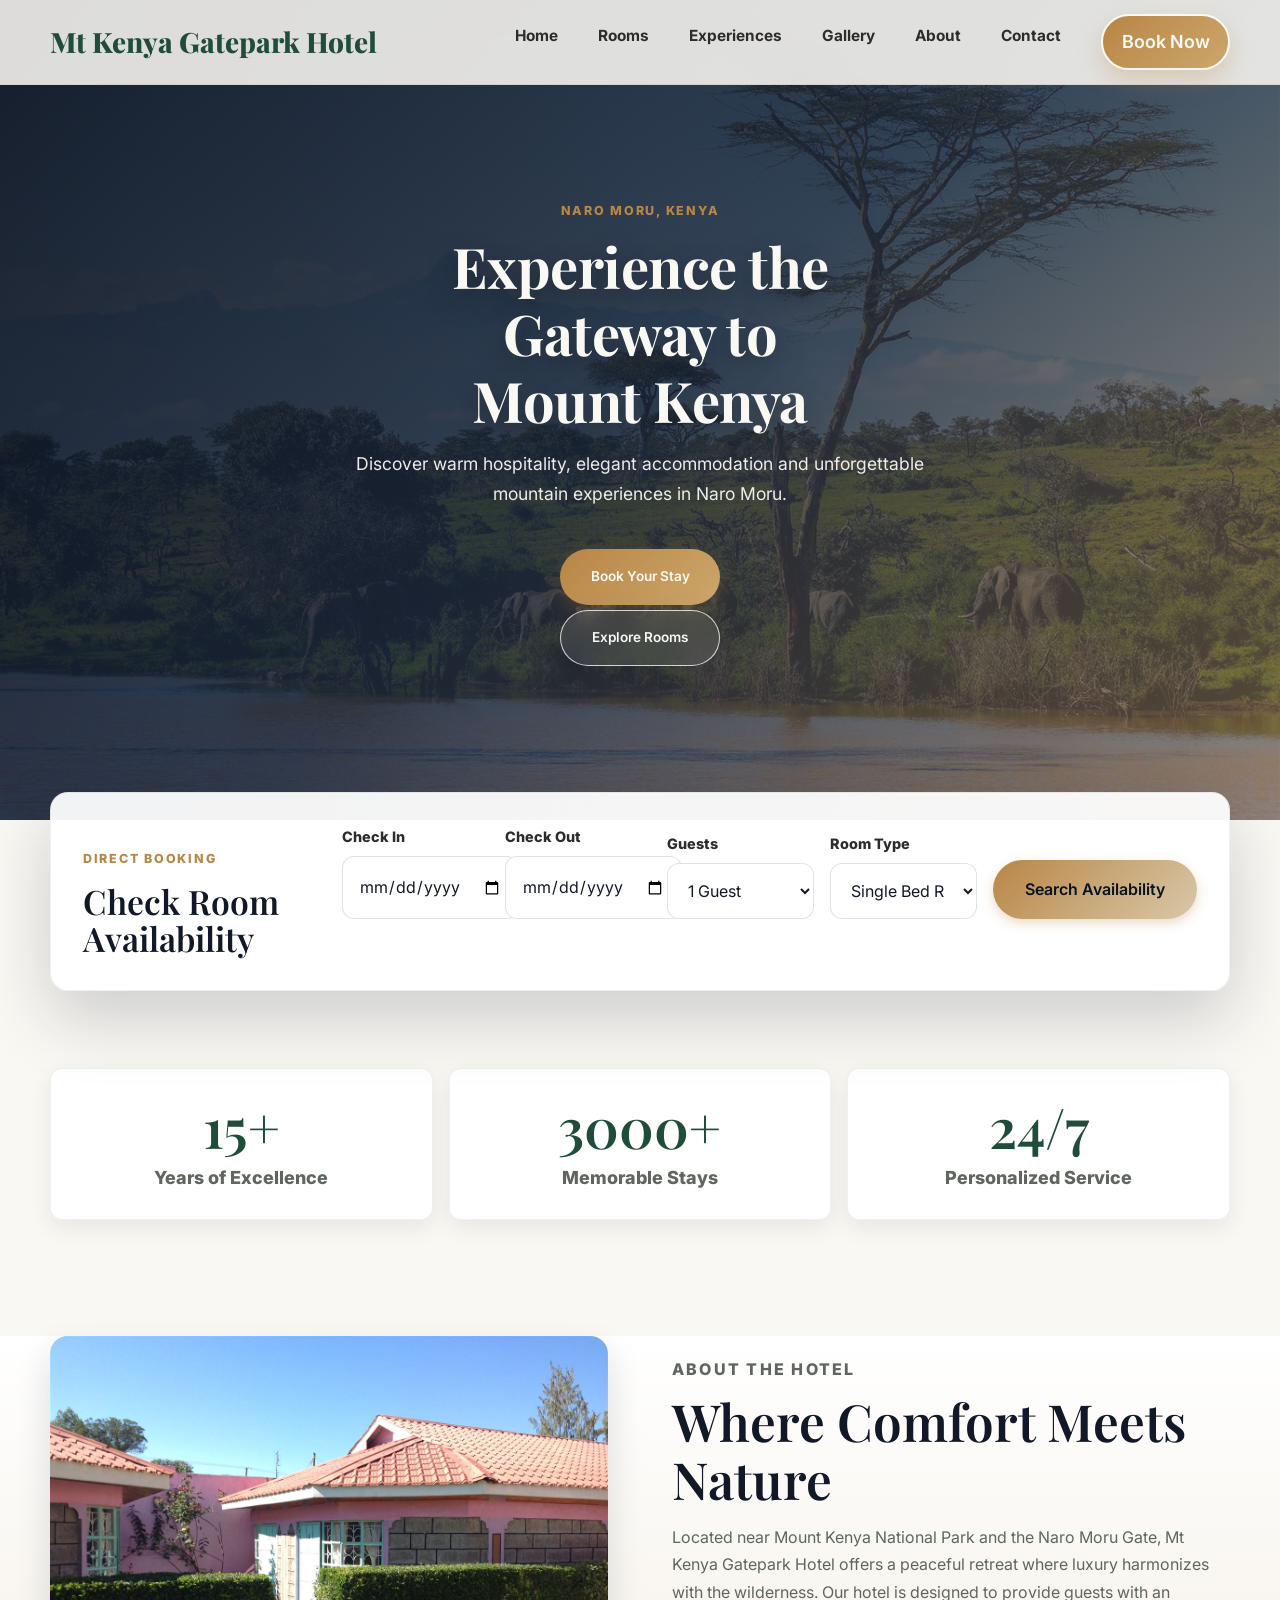
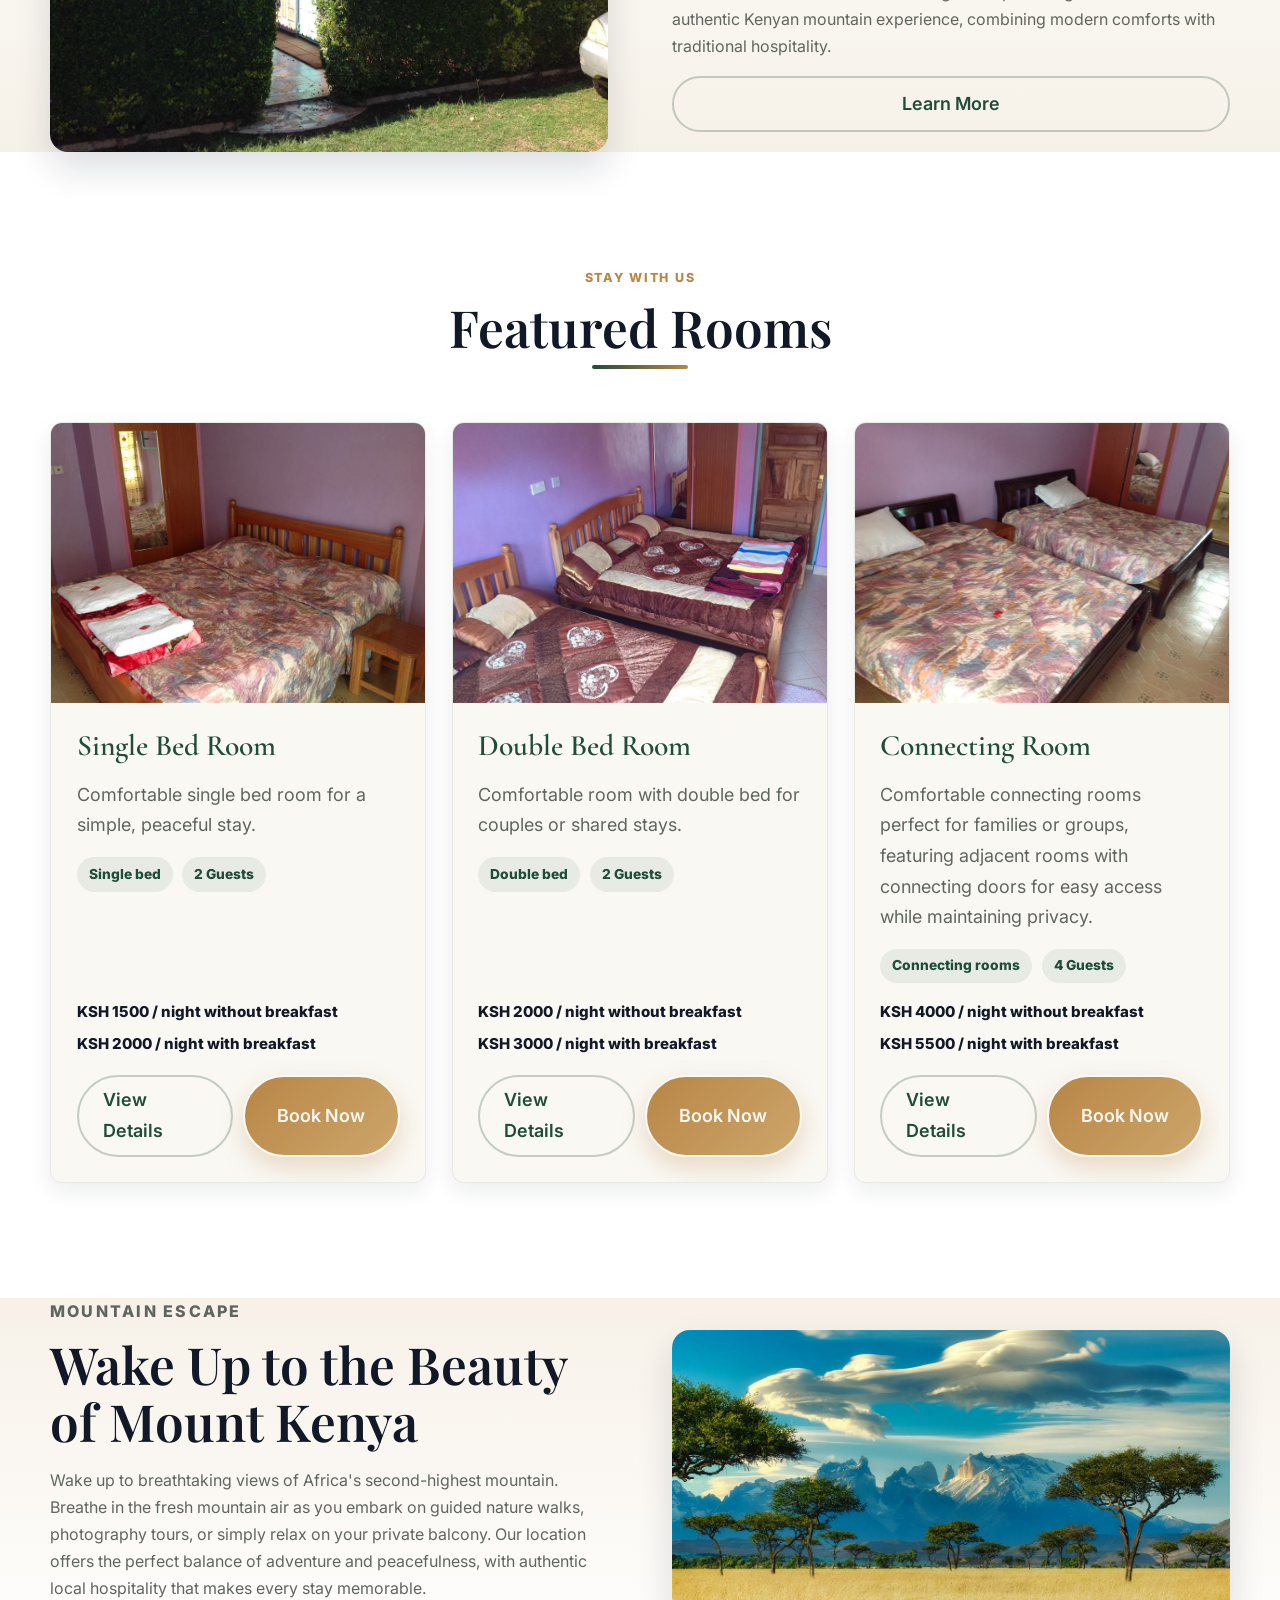
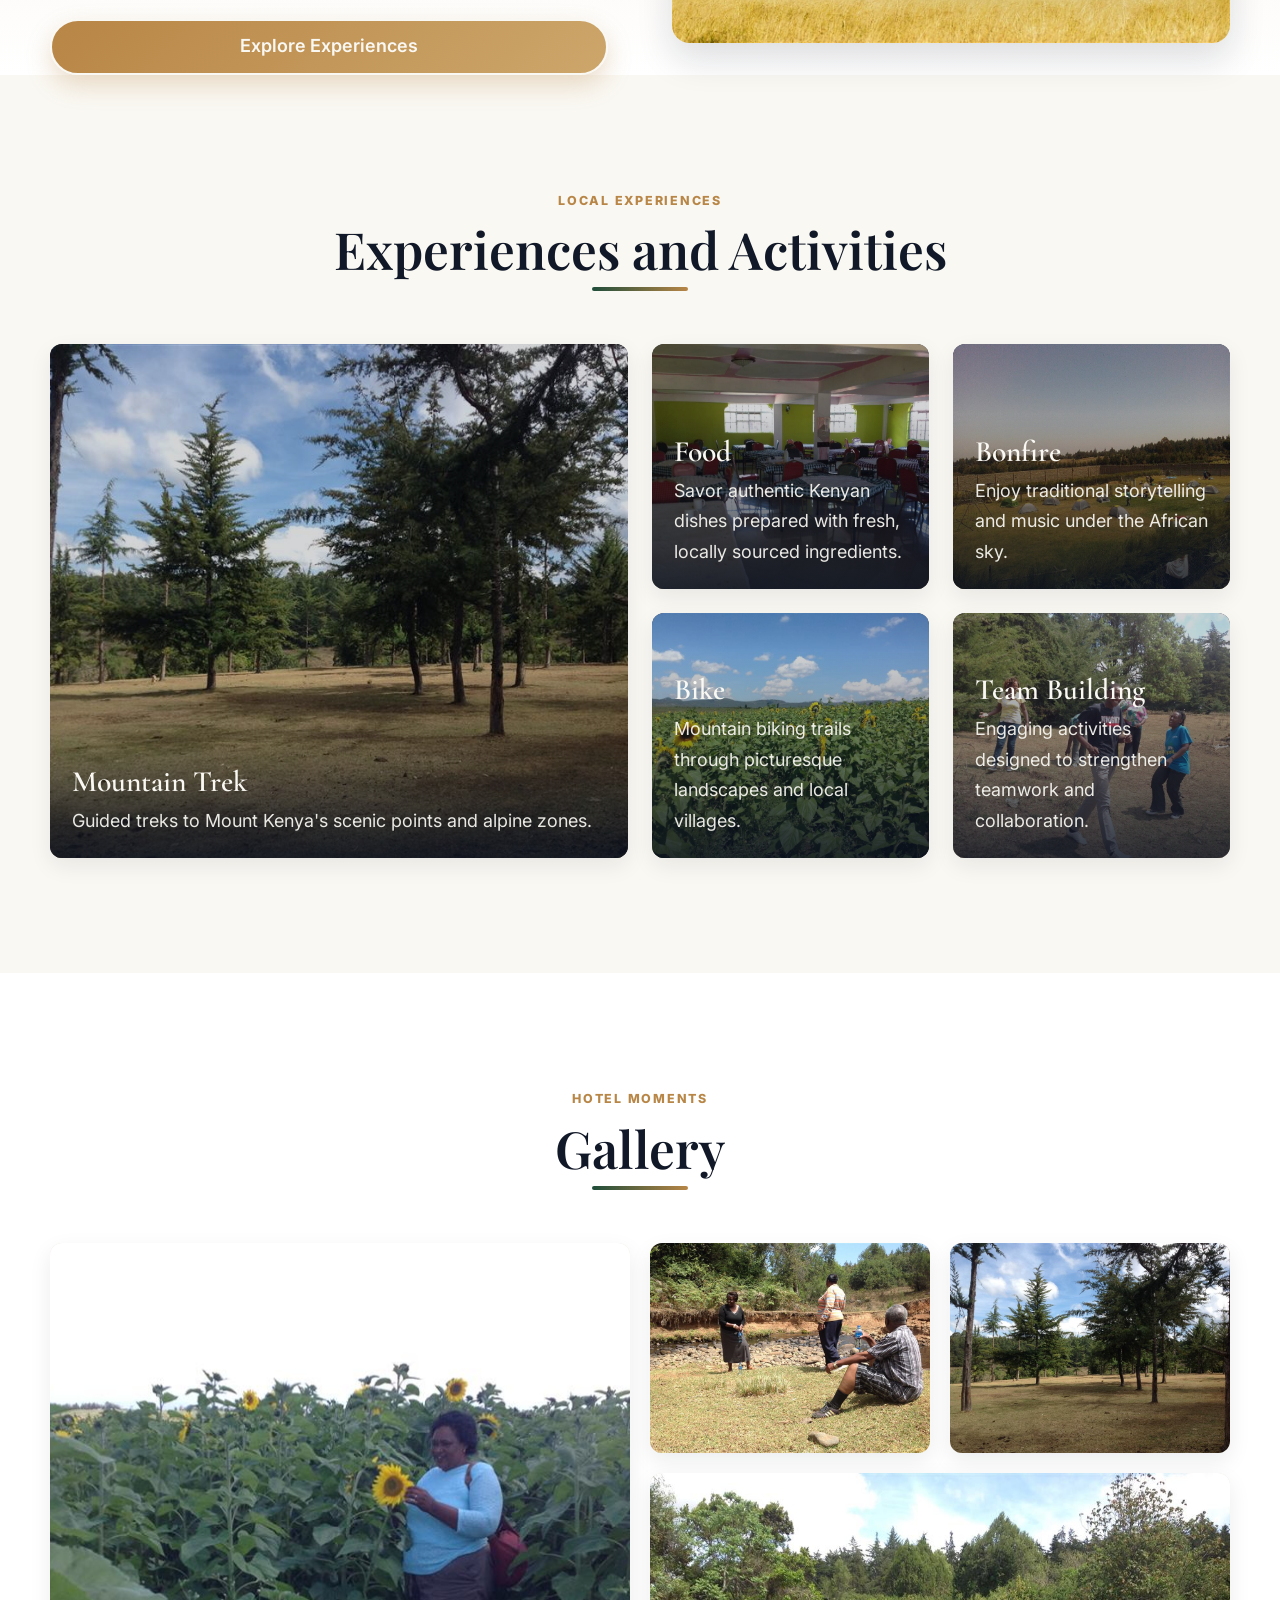
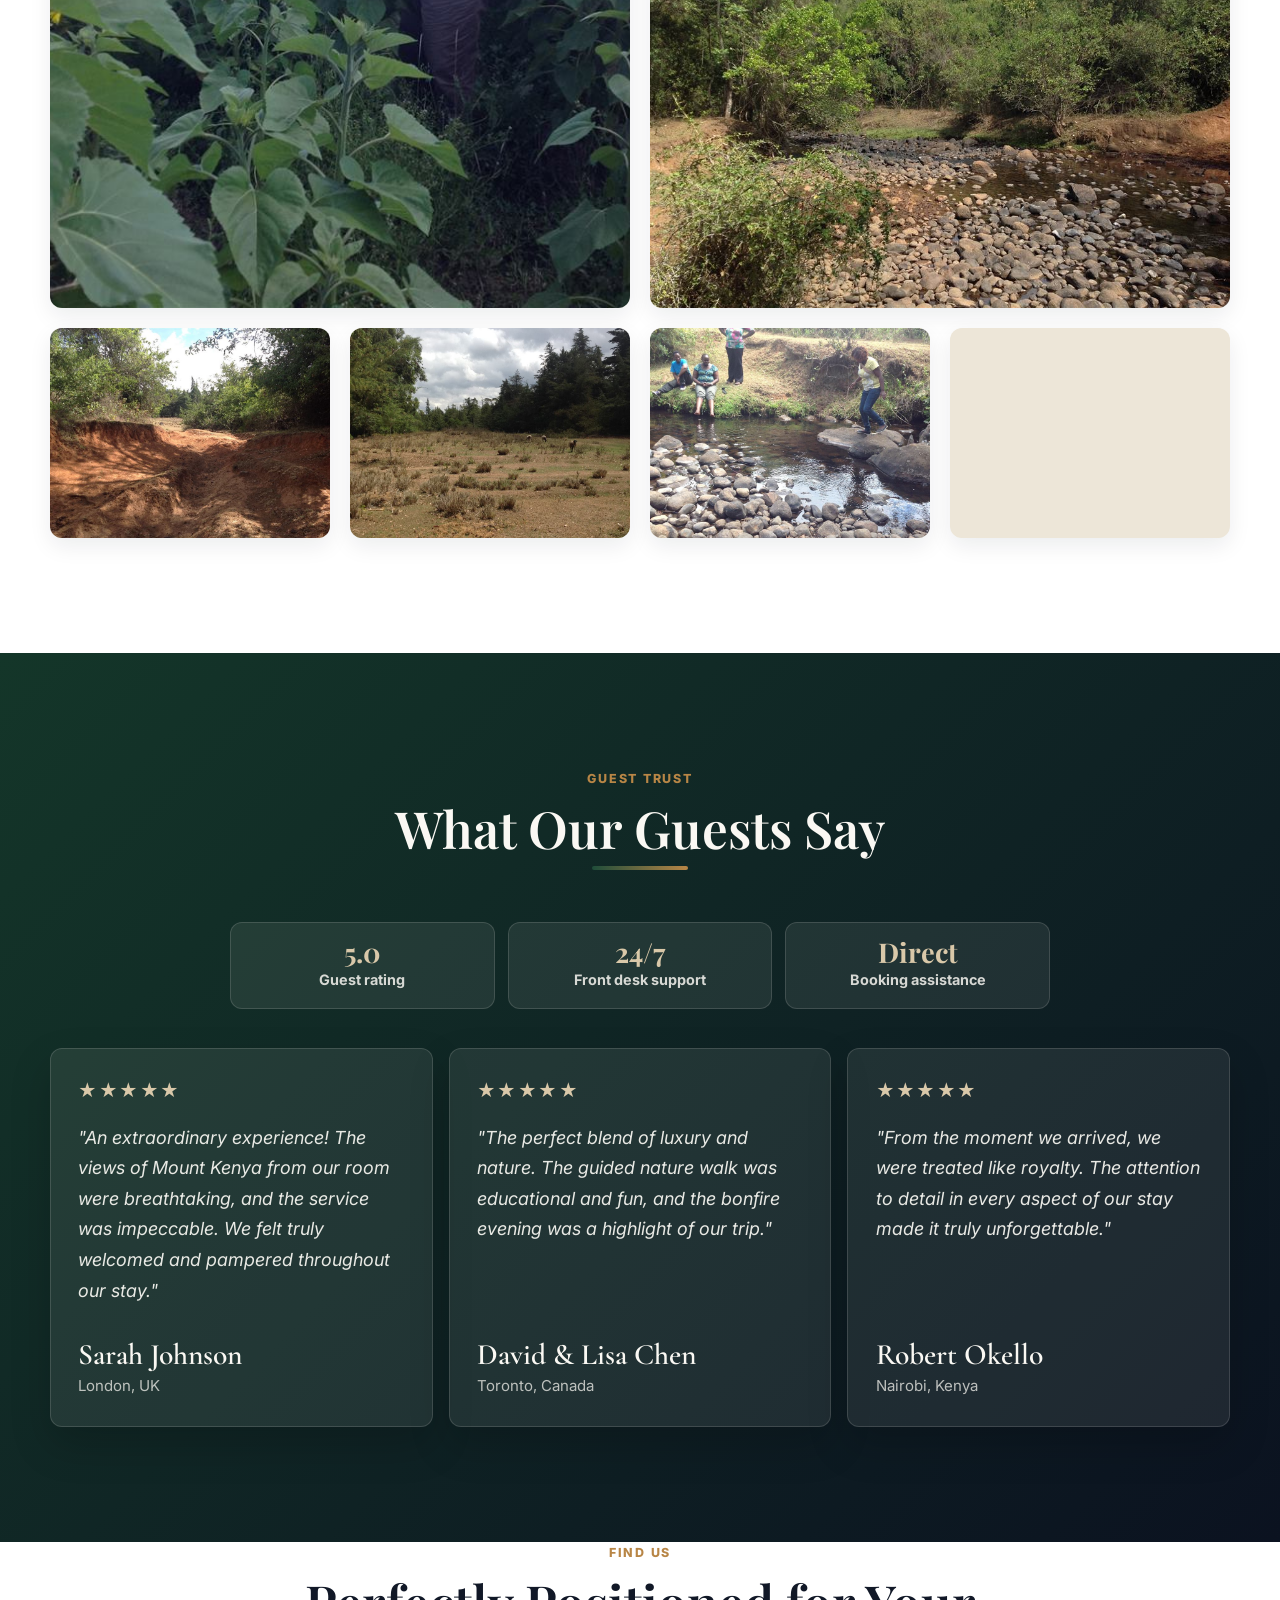
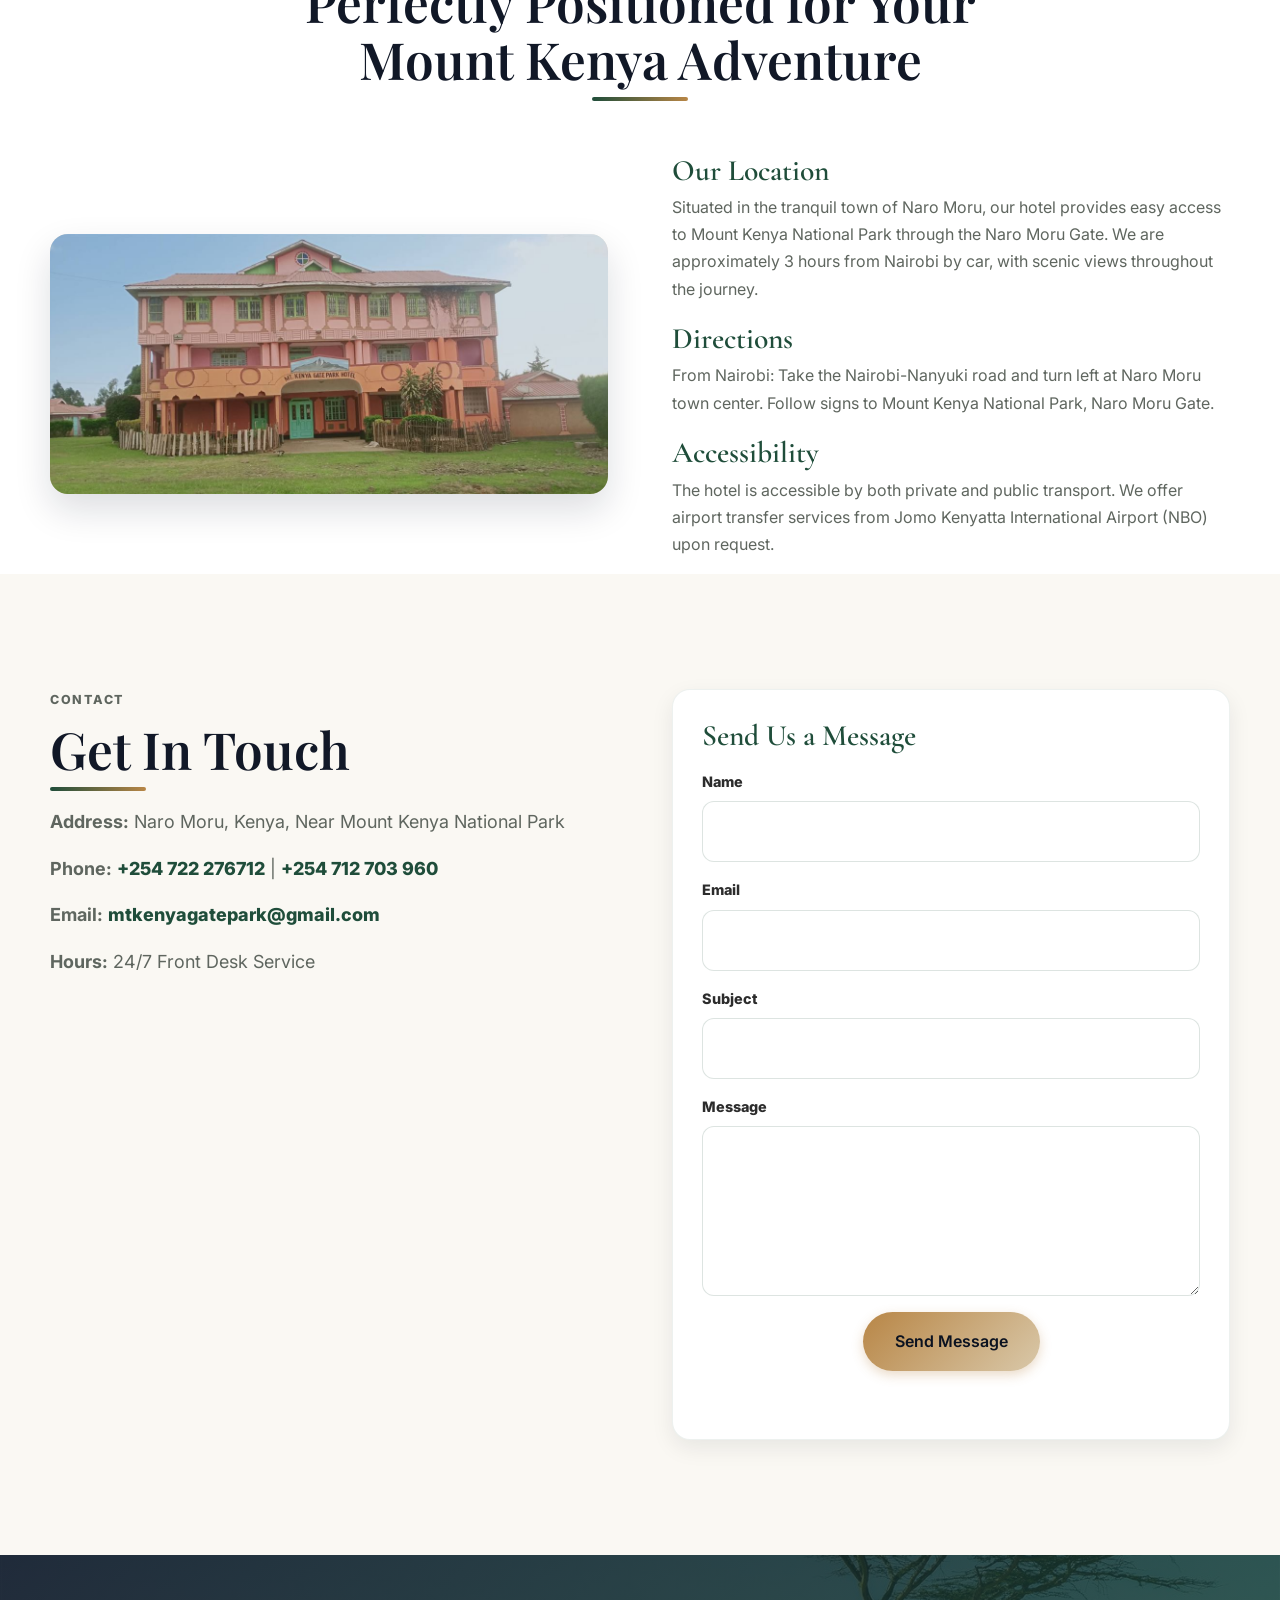
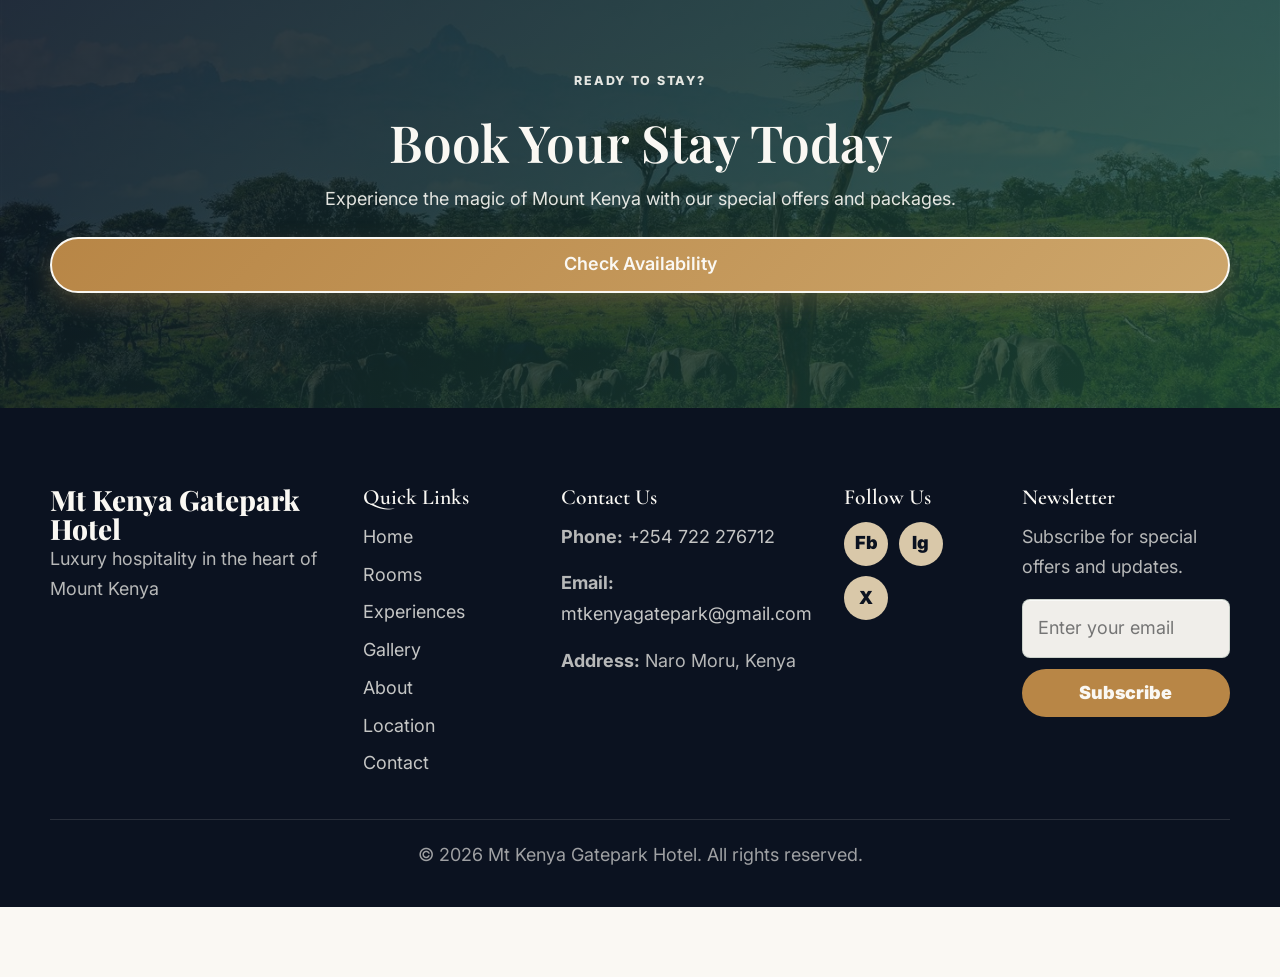
<file: index.html>
<!DOCTYPE html>
<html lang="en">
<head>
    <meta charset="UTF-8">
    <meta name="viewport" content="width=device-width, initial-scale=1.0">
    <title>Mt Kenya Gatepark Hotel | Naro Moru Hotel Near Mount Kenya</title>
    <meta name="description" content="Book Mt Kenya Gatepark Hotel in Naro Moru for warm hospitality, comfortable rooms, local dining, team building, mountain guiding, and easy access to Mount Kenya National Park.">
    <meta name="robots" content="index, follow">
    <meta name="theme-color" content="#1F4D3A">
    <link rel="canonical" href="https://www.mtkenyagatepark.com/">

    <meta property="og:type" content="website">
    <meta property="og:title" content="Mt Kenya Gatepark Hotel | Naro Moru Hotel Near Mount Kenya">
    <meta property="og:description" content="Comfortable accommodation, local experiences, and warm hospitality near Mount Kenya National Park in Naro Moru.">
    <meta property="og:url" content="https://www.mtkenyagatepark.com/">
    <meta property="og:image" content="https://www.mtkenyagatepark.com/images/optimized/mt-kenya-gatepark-og.jpg">
    <meta property="og:site_name" content="Mt Kenya Gatepark Hotel">

    <meta name="twitter:card" content="summary_large_image">
    <meta name="twitter:title" content="Mt Kenya Gatepark Hotel | Naro Moru Hotel Near Mount Kenya">
    <meta name="twitter:description" content="Stay close to Mount Kenya with comfortable rooms, local dining, guided experiences, and 24/7 front desk service.">
    <meta name="twitter:image" content="https://www.mtkenyagatepark.com/images/optimized/mt-kenya-gatepark-og.jpg">

    <link rel="preload" as="image" href="images/optimized/hero-mount-kenya-1440.jpg" imagesrcset="images/optimized/hero-mount-kenya-768.jpg 768w, images/optimized/hero-mount-kenya-1440.jpg 1440w, images/optimized/hero-mount-kenya-1920.jpg 1920w" imagesizes="100vw">
    <link rel="preconnect" href="https://fonts.googleapis.com">
    <link rel="preconnect" href="https://fonts.gstatic.com" crossorigin>
    <link href="https://fonts.googleapis.com/css2?family=Playfair+Display:wght@500;600;700&family=Cormorant+Garamond:wght@500;600&family=Inter:wght@400;500;600;700&display=swap" rel="stylesheet">
    <script>document.documentElement.classList.add('js');</script>
    <link rel="stylesheet" href="css/style.css">

    <script type="application/ld+json">
    {
      "@context": "https://schema.org",
      "@type": "Hotel",
      "name": "Mt Kenya Gatepark Hotel",
      "url": "https://www.mtkenyagatepark.com/",
      "image": [
        "https://www.mtkenyagatepark.com/images/optimized/hotel-exterior-1200.jpg",
        "https://www.mtkenyagatepark.com/images/optimized/single-bed-room-900.jpg",
        "https://www.mtkenyagatepark.com/images/optimized/double-bed-room-900.jpg"
      ],
      "description": "Mt Kenya Gatepark Hotel offers comfortable accommodation, warm hospitality, local dining, mountain guiding, and easy access to Mount Kenya National Park from Naro Moru.",
      "telephone": "+254722276712",
      "email": "mtkenyagatepark@gmail.com",
      "priceRange": "KSH 1500 - KSH 5500",
      "address": {
        "@type": "PostalAddress",
        "streetAddress": "Near Mount Kenya National Park",
        "addressLocality": "Naro Moru",
        "addressCountry": "KE"
      },
      "amenityFeature": [
        { "@type": "LocationFeatureSpecification", "name": "24/7 front desk service", "value": true },
        { "@type": "LocationFeatureSpecification", "name": "Restaurant", "value": true },
        { "@type": "LocationFeatureSpecification", "name": "Mountain guiding", "value": true },
        { "@type": "LocationFeatureSpecification", "name": "Team building", "value": true }
      ]
    }
    </script>
</head>
<body>
    <a class="skip-link" href="#main-content">Skip to content</a>

    <nav class="navbar" aria-label="Primary navigation">
        <div class="container nav-container">
            <a class="logo" href="#home" aria-label="Mt Kenya Gatepark Hotel home">
                <span>Mt Kenya Gatepark Hotel</span>
            </a>
            <button class="mobile-menu-icon" type="button" aria-label="Open navigation menu" aria-controls="primary-menu" aria-expanded="false">
                <span></span>
                <span></span>
                <span></span>
            </button>
            <ul class="nav-links" id="primary-menu">
                <li><a href="#home">Home</a></li>
                <li><a href="#rooms">Rooms</a></li>
                <li><a href="#experiences">Experiences</a></li>
                <li><a href="#gallery">Gallery</a></li>
                <li><a href="#about">About</a></li>
                <li><a href="#contact">Contact</a></li>
                <li><a href="#booking" class="btn-primary nav-cta">Book Now</a></li>
            </ul>
        </div>
    </nav>

    <main id="main-content">
        <section id="home" class="hero" aria-label="Mt Kenya Gatepark Hotel welcome">
            <div class="hero-content reveal">
                <p class="eyebrow">Naro Moru, Kenya</p>
                <h1>Experience the Gateway to Mount Kenya</h1>
                <p>Discover warm hospitality, elegant accommodation and unforgettable mountain experiences in Naro Moru.</p>
                <div class="hero-buttons">
                    <a href="#booking" class="btn-primary">Book Your Stay</a>
                    <a href="#rooms" class="btn-secondary">Explore Rooms</a>
                </div>
            </div>
        </section>

        <section id="booking" class="quick-booking" aria-labelledby="booking-title">
            <div class="container">
                <div class="booking-panel reveal">
                    <div class="booking-heading">
                        <p class="eyebrow">Direct booking</p>
                        <h2 id="booking-title">Check Room Availability</h2>
                    </div>
                    <form class="booking-form" aria-describedby="booking-status">
                        <div class="form-group">
                            <label for="checkin">Check In</label>
                            <input type="date" id="checkin" name="checkin" required>
                        </div>
                        <div class="form-group">
                            <label for="checkout">Check Out</label>
                            <input type="date" id="checkout" name="checkout" required>
                        </div>
                        <div class="form-group">
                            <label for="guests">Guests</label>
                            <select id="guests" name="guests" required>
                                <option value="1">1 Guest</option>
                                <option value="2">2 Guests</option>
                                <option value="3">3 Guests</option>
                                <option value="4">4 Guests</option>
                            </select>
                        </div>
                        <div class="form-group">
                            <label for="room-type">Room Type</label>
                            <select id="room-type" name="room-type" required>
                                <option value="Single Bed Room">Single Bed Room</option>
                                <option value="Double Bed Room">Double Bed Room</option>
                                <option value="Connecting Room">Connecting Room</option>
                            </select>
                        </div>
                        <button type="submit" class="btn-primary booking-submit">Search Availability</button>
                        <p id="booking-status" class="form-status" aria-live="polite"></p>
                    </form>
                </div>
            </div>
        </section>

        <section class="trust-metrics" aria-labelledby="trust-title">
            <div class="container">
                <h2 id="trust-title" class="sr-only">Hotel trust indicators</h2>
                <div class="metrics-grid">
                    <article class="metric-card reveal">
                        <h3>15+</h3>
                        <p>Years of Excellence</p>
                    </article>
                    <article class="metric-card reveal">
                        <h3>3000+</h3>
                        <p>Memorable Stays</p>
                    </article>
                    <article class="metric-card reveal">
                        <h3>24/7</h3>
                        <p>Personalized Service</p>
                    </article>
                </div>
            </div>
        </section>

        <section id="about" class="about section-band" aria-labelledby="about-title">
            <div class="container split-layout">
                <div class="about-image media-frame reveal">
                    <img src="images/optimized/hotel-exterior-1200.jpg" alt="Exterior view of Mt Kenya Gatepark Hotel in Naro Moru" width="1200" height="896" loading="lazy" decoding="async">
                </div>
                <div class="about-text section-copy reveal">
                    <p class="eyebrow">About the hotel</p>
                    <h2 id="about-title">Where Comfort Meets Nature</h2>
                    <p>Located near Mount Kenya National Park and the Naro Moru Gate, Mt Kenya Gatepark Hotel offers a peaceful retreat where luxury harmonizes with the wilderness. Our hotel is designed to provide guests with an authentic Kenyan mountain experience, combining modern comforts with traditional hospitality.</p>
                    <a href="#contact" class="btn-learn-more">Learn More</a>
                </div>
            </div>
        </section>

        <section id="rooms" class="rooms" aria-labelledby="rooms-title">
            <div class="container">
                <div class="section-header reveal">
                    <p class="eyebrow">Stay with us</p>
                    <h2 id="rooms-title" class="section-title">Featured Rooms</h2>
                </div>
                <div class="rooms-grid">
                    <article class="room-card reveal">
                        <img src="images/optimized/single-bed-room-900.jpg" alt="Single Bed Room at Mt Kenya Gatepark Hotel in Naro Moru" width="900" height="672" loading="lazy" decoding="async">
                        <div class="room-info">
                            <h3>Single Bed Room</h3>
                            <p>Comfortable single bed room for a simple, peaceful stay.</p>
                            <div class="amenities" aria-label="Single Bed Room amenities">
                                <span>Single bed</span>
                                <span>2 Guests</span>
                            </div>
                            <div class="room-pricing">
                                <span class="price">KSH 1500 / night without breakfast</span>
                                <span class="price">KSH 2000 / night with breakfast</span>
                            </div>
                            <div class="room-actions">
                                <a href="#contact" class="btn-outline" aria-label="Ask about the Single Bed Room">View Details</a>
                                <a href="#booking" class="btn-primary">Book Now</a>
                            </div>
                        </div>
                    </article>

                    <article class="room-card reveal">
                        <img src="images/optimized/double-bed-room-900.jpg" alt="Double Bed Room at Mt Kenya Gatepark Hotel in Naro Moru" width="900" height="672" loading="lazy" decoding="async">
                        <div class="room-info">
                            <h3>Double Bed Room</h3>
                            <p>Comfortable room with double bed for couples or shared stays.</p>
                            <div class="amenities" aria-label="Double Bed Room amenities">
                                <span>Double bed</span>
                                <span>2 Guests</span>
                            </div>
                            <div class="room-pricing">
                                <span class="price">KSH 2000 / night without breakfast</span>
                                <span class="price">KSH 3000 / night with breakfast</span>
                            </div>
                            <div class="room-actions">
                                <a href="#contact" class="btn-outline" aria-label="Ask about the Double Bed Room">View Details</a>
                                <a href="#booking" class="btn-primary">Book Now</a>
                            </div>
                        </div>
                    </article>

                    <article class="room-card reveal">
                        <img src="images/optimized/connecting-room-900.jpg" alt="Connecting Room for families and groups at Mt Kenya Gatepark Hotel" width="900" height="672" loading="lazy" decoding="async">
                        <div class="room-info">
                            <h3>Connecting Room</h3>
                            <p>Comfortable connecting rooms perfect for families or groups, featuring adjacent rooms with connecting doors for easy access while maintaining privacy.</p>
                            <div class="amenities" aria-label="Connecting Room amenities">
                                <span>Connecting rooms</span>
                                <span>4 Guests</span>
                            </div>
                            <div class="room-pricing">
                                <span class="price">KSH 4000 / night without breakfast</span>
                                <span class="price">KSH 5500 / night with breakfast</span>
                            </div>
                            <div class="room-actions">
                                <a href="#contact" class="btn-outline" aria-label="Ask about the Connecting Room">View Details</a>
                                <a href="#booking" class="btn-primary">Book Now</a>
                            </div>
                        </div>
                    </article>
                </div>
            </div>
        </section>

        <section class="experience section-band" aria-labelledby="experience-title">
            <div class="container split-layout split-layout-reverse">
                <div class="experience-image media-frame reveal">
                    <img src="images/optimized/mount-kenya-sunrise-1200.jpg" alt="Sunrise view of Mount Kenya near Naro Moru" width="1200" height="675" loading="lazy" decoding="async">
                </div>
                <div class="experience-text section-copy reveal">
                    <p class="eyebrow">Mountain escape</p>
                    <h2 id="experience-title">Wake Up to the Beauty of Mount Kenya</h2>
                    <p>Wake up to breathtaking views of Africa's second-highest mountain. Breathe in the fresh mountain air as you embark on guided nature walks, photography tours, or simply relax on your private balcony. Our location offers the perfect balance of adventure and peacefulness, with authentic local hospitality that makes every stay memorable.</p>
                    <a href="#experiences" class="btn-primary">Explore Experiences</a>
                </div>
            </div>
        </section>

        <section id="experiences" class="activities" aria-labelledby="activities-title">
            <div class="container">
                <div class="section-header reveal">
                    <p class="eyebrow">Local experiences</p>
                    <h2 id="activities-title" class="section-title">Experiences and Activities</h2>
                </div>
                <div class="bento-grid">
                    <article class="bento-item bento-item-large reveal">
                        <img src="images/optimized/mountain-trek-800.jpg" alt="Guided Mount Kenya trek experience" width="800" height="598" loading="lazy" decoding="async">
                        <div class="bento-content">
                            <h3>Mountain Trek</h3>
                            <p>Guided treks to Mount Kenya's scenic points and alpine zones.</p>
                        </div>
                    </article>
                    <article class="bento-item reveal">
                        <img src="images/optimized/restaurant-food-800.jpg" alt="Fresh local food served at Mt Kenya Gatepark Hotel" width="800" height="800" loading="lazy" decoding="async">
                        <div class="bento-content">
                            <h3>Food</h3>
                            <p>Savor authentic Kenyan dishes prepared with fresh, locally sourced ingredients.</p>
                        </div>
                    </article>
                    <article class="bento-item reveal">
                        <img src="images/optimized/camp-bonfire-800.jpg" alt="Evening bonfire experience at the hotel campsite" width="800" height="1062" loading="lazy" decoding="async">
                        <div class="bento-content">
                            <h3>Bonfire</h3>
                            <p>Enjoy traditional storytelling and music under the African sky.</p>
                        </div>
                    </article>
                    <article class="bento-item reveal">
                        <img src="images/optimized/bike-day-trip-800.jpg" alt="Mountain bike day trip near Naro Moru" width="800" height="598" loading="lazy" decoding="async">
                        <div class="bento-content">
                            <h3>Bike</h3>
                            <p>Mountain biking trails through picturesque landscapes and local villages.</p>
                        </div>
                    </article>
                    <article class="bento-item reveal">
                        <img src="images/optimized/team-building-800.jpg" alt="Team building activities at Mt Kenya Gatepark Hotel" width="800" height="800" loading="lazy" decoding="async">
                        <div class="bento-content">
                            <h3>Team Building</h3>
                            <p>Engaging activities designed to strengthen teamwork and collaboration.</p>
                        </div>
                    </article>
                </div>
            </div>
        </section>

        <section id="gallery" class="gallery" aria-labelledby="gallery-title">
            <div class="container">
                <div class="section-header reveal">
                    <p class="eyebrow">Hotel moments</p>
                    <h2 id="gallery-title" class="section-title">Gallery</h2>
                </div>
                <div class="masonry-grid">
                    <figure class="masonry-item masonry-item-large reveal">
                        <img src="images/optimized/gallery-mount-kenya-900.jpg" alt="Mount Kenya landscape near Naro Moru" width="900" height="672" loading="lazy" decoding="async">
                    </figure>
                    <figure class="masonry-item reveal">
                        <img src="images/optimized/gallery-hotel-exterior-900.jpg" alt="Mt Kenya Gatepark Hotel exterior and grounds" width="900" height="672" loading="lazy" decoding="async">
                    </figure>
                    <figure class="masonry-item reveal">
                        <img src="images/optimized/gallery-hotel-lounge-900.jpg" alt="Relaxed hotel lounge and interior space" width="900" height="672" loading="lazy" decoding="async">
                    </figure>
                    <figure class="masonry-item masonry-item-wide reveal">
                        <img src="images/optimized/gallery-dining-area-900.jpg" alt="Dining area at Mt Kenya Gatepark Hotel" width="900" height="672" loading="lazy" decoding="async">
                    </figure>
                    <figure class="masonry-item reveal">
                        <img src="images/optimized/gallery-nature-closeup-900.jpg" alt="Nature detail near Mount Kenya" width="900" height="672" loading="lazy" decoding="async">
                    </figure>
                    <figure class="masonry-item reveal">
                        <img src="images/optimized/gallery-mount-kenya-sunrise-900.jpg" alt="Sunrise over Mount Kenya" width="900" height="900" loading="lazy" decoding="async">
                    </figure>
                    <figure class="masonry-item reveal">
                        <img src="images/optimized/gallery-balcony-view-900.jpg" alt="Hotel balcony view toward the mountain landscape" width="900" height="900" loading="lazy" decoding="async">
                    </figure>
                    <figure class="masonry-item reveal">
                        <img src="images/optimized/gallery-hospitality-900.jpg" alt="Hospitality experience at Mt Kenya Gatepark Hotel" width="900" height="672" loading="lazy" decoding="async">
                    </figure>
                </div>
            </div>
        </section>

        <section class="testimonials" aria-labelledby="testimonials-title">
            <div class="container">
                <div class="section-header reveal">
                    <p class="eyebrow">Guest trust</p>
                    <h2 id="testimonials-title" class="section-title">What Our Guests Say</h2>
                </div>
                <div class="trust-summary reveal" aria-label="Guest review indicators">
                    <div><strong>5.0</strong><span>Guest rating</span></div>
                    <div><strong>24/7</strong><span>Front desk support</span></div>
                    <div><strong>Direct</strong><span>Booking assistance</span></div>
                </div>
                <div class="testimonial-slider">
                    <article class="testimonial-slide reveal">
                        <div class="testimonial-rating" aria-label="5 out of 5 rating">★★★★★</div>
                        <p>"An extraordinary experience! The views of Mount Kenya from our room were breathtaking, and the service was impeccable. We felt truly welcomed and pampered throughout our stay."</p>
                        <div class="testimonial-author">
                            <h3>Sarah Johnson</h3>
                            <p>London, UK</p>
                        </div>
                    </article>
                    <article class="testimonial-slide reveal">
                        <div class="testimonial-rating" aria-label="5 out of 5 rating">★★★★★</div>
                        <p>"The perfect blend of luxury and nature. The guided nature walk was educational and fun, and the bonfire evening was a highlight of our trip."</p>
                        <div class="testimonial-author">
                            <h3>David &amp; Lisa Chen</h3>
                            <p>Toronto, Canada</p>
                        </div>
                    </article>
                    <article class="testimonial-slide reveal">
                        <div class="testimonial-rating" aria-label="5 out of 5 rating">★★★★★</div>
                        <p>"From the moment we arrived, we were treated like royalty. The attention to detail in every aspect of our stay made it truly unforgettable."</p>
                        <div class="testimonial-author">
                            <h3>Robert Okello</h3>
                            <p>Nairobi, Kenya</p>
                        </div>
                    </article>
                </div>
            </div>
        </section>

        <section id="location" class="location section-band" aria-labelledby="location-title">
            <div class="container">
                <div class="section-header reveal">
                    <p class="eyebrow">Find us</p>
                    <h2 id="location-title" class="section-title">Perfectly Positioned for Your Mount Kenya Adventure</h2>
                </div>
                <div class="location-content split-layout">
                    <div class="location-map media-frame reveal">
                        <img src="images/optimized/location-naro-moru-1200.jpg" alt="Mt Kenya Gatepark Hotel location in Naro Moru near Mount Kenya National Park" width="1200" height="540" loading="lazy" decoding="async">
                    </div>
                    <div class="location-info section-copy reveal">
                        <h3>Our Location</h3>
                        <p>Situated in the tranquil town of Naro Moru, our hotel provides easy access to Mount Kenya National Park through the Naro Moru Gate. We are approximately 3 hours from Nairobi by car, with scenic views throughout the journey.</p>
                        <h3>Directions</h3>
                        <p>From Nairobi: Take the Nairobi-Nanyuki road and turn left at Naro Moru town center. Follow signs to Mount Kenya National Park, Naro Moru Gate.</p>
                        <h3>Accessibility</h3>
                        <p>The hotel is accessible by both private and public transport. We offer airport transfer services from Jomo Kenyatta International Airport (NBO) upon request.</p>
                    </div>
                </div>
            </div>
        </section>

        <section class="get-in-touch" id="contact" aria-labelledby="contact-title">
            <div class="container contact-layout">
                <div class="contact-details reveal">
                    <p class="eyebrow">Contact</p>
                    <h2 id="contact-title" class="section-title">Get In Touch</h2>
                    <p><strong>Address:</strong> Naro Moru, Kenya, Near Mount Kenya National Park</p>
                    <p><strong>Phone:</strong> <a href="tel:+254722276712">+254 722 276712</a> | <a href="tel:+254712703960">+254 712 703 960</a></p>
                    <p><strong>Email:</strong> <a href="mailto:mtkenyagatepark@gmail.com">mtkenyagatepark@gmail.com</a></p>
                    <p><strong>Hours:</strong> 24/7 Front Desk Service</p>
                </div>
                <div class="contact-form reveal">
                    <h3>Send Us a Message</h3>
                    <form aria-describedby="contact-status">
                        <div class="form-group">
                            <label for="contact-name">Name</label>
                            <input type="text" id="contact-name" name="name" autocomplete="name" required>
                        </div>
                        <div class="form-group">
                            <label for="contact-email">Email</label>
                            <input type="email" id="contact-email" name="email" autocomplete="email" required>
                        </div>
                        <div class="form-group">
                            <label for="contact-subject">Subject</label>
                            <input type="text" id="contact-subject" name="subject" required>
                        </div>
                        <div class="form-group">
                            <label for="contact-message">Message</label>
                            <textarea id="contact-message" name="message" rows="5" required></textarea>
                        </div>
                        <button type="submit" class="btn-primary">Send Message</button>
                        <p id="contact-status" class="form-status" aria-live="polite"></p>
                    </form>
                </div>
            </div>
        </section>

        <section class="cta-banner" aria-labelledby="cta-title">
            <div class="container reveal">
                <p class="eyebrow">Ready to stay?</p>
                <h2 id="cta-title">Book Your Stay Today</h2>
                <p>Experience the magic of Mount Kenya with our special offers and packages.</p>
                <a href="#booking" class="btn-primary">Check Availability</a>
            </div>
        </section>
    </main>

    <footer>
        <div class="container">
            <div class="footer-content">
                <div class="footer-logo">
                    <a class="logo" href="#home">Mt Kenya Gatepark Hotel</a>
                    <p>Luxury hospitality in the heart of Mount Kenya</p>
                </div>
                <div class="footer-links">
                    <h2>Quick Links</h2>
                    <ul>
                        <li><a href="#home">Home</a></li>
                        <li><a href="#rooms">Rooms</a></li>
                        <li><a href="#experiences">Experiences</a></li>
                        <li><a href="#gallery">Gallery</a></li>
                        <li><a href="#about">About</a></li>
                        <li><a href="#location">Location</a></li>
                        <li><a href="#contact">Contact</a></li>
                    </ul>
                </div>
                <div class="footer-contact">
                    <h2>Contact Us</h2>
                    <p><strong>Phone:</strong> <a href="tel:+254722276712">+254 722 276712</a></p>
                    <p><strong>Email:</strong> <a href="mailto:mtkenyagatepark@gmail.com">mtkenyagatepark@gmail.com</a></p>
                    <p><strong>Address:</strong> Naro Moru, Kenya</p>
                </div>
                <div class="footer-social">
                    <h2>Follow Us</h2>
                    <div class="social-icons">
                        <a href="#contact" aria-label="Contact Mt Kenya Gatepark Hotel on Facebook">Fb</a>
                        <a href="#contact" aria-label="Contact Mt Kenya Gatepark Hotel on Instagram">Ig</a>
                        <a href="#contact" aria-label="Contact Mt Kenya Gatepark Hotel on X">X</a>
                    </div>
                </div>
                <div class="footer-newsletter">
                    <h2>Newsletter</h2>
                    <p>Subscribe for special offers and updates.</p>
                    <form class="footer-newsletter-form" aria-describedby="newsletter-status">
                        <label class="sr-only" for="newsletter-email">Email address</label>
                        <input type="email" id="newsletter-email" name="email" placeholder="Enter your email" autocomplete="email" required>
                        <button type="submit">Subscribe</button>
                        <p id="newsletter-status" class="form-status" aria-live="polite"></p>
                    </form>
                </div>
            </div>
            <div class="footer-bottom">
                <p>&copy; 2026 Mt Kenya Gatepark Hotel. All rights reserved.</p>
            </div>
        </div>
    </footer>

    <div class="mobile-action-bar" aria-label="Mobile booking actions">
        <a href="#booking">Book Now</a>
        <a href="https://wa.me/254722276712?text=Hello%20Mt%20Kenya%20Gatepark%20Hotel%2C%20I%20would%20like%20to%20book%20a%20stay." rel="noopener">WhatsApp</a>
        <a href="tel:+254722276712">Call Now</a>
    </div>

    <script src="js/script.js" defer></script>
</body>
</html>
</file>
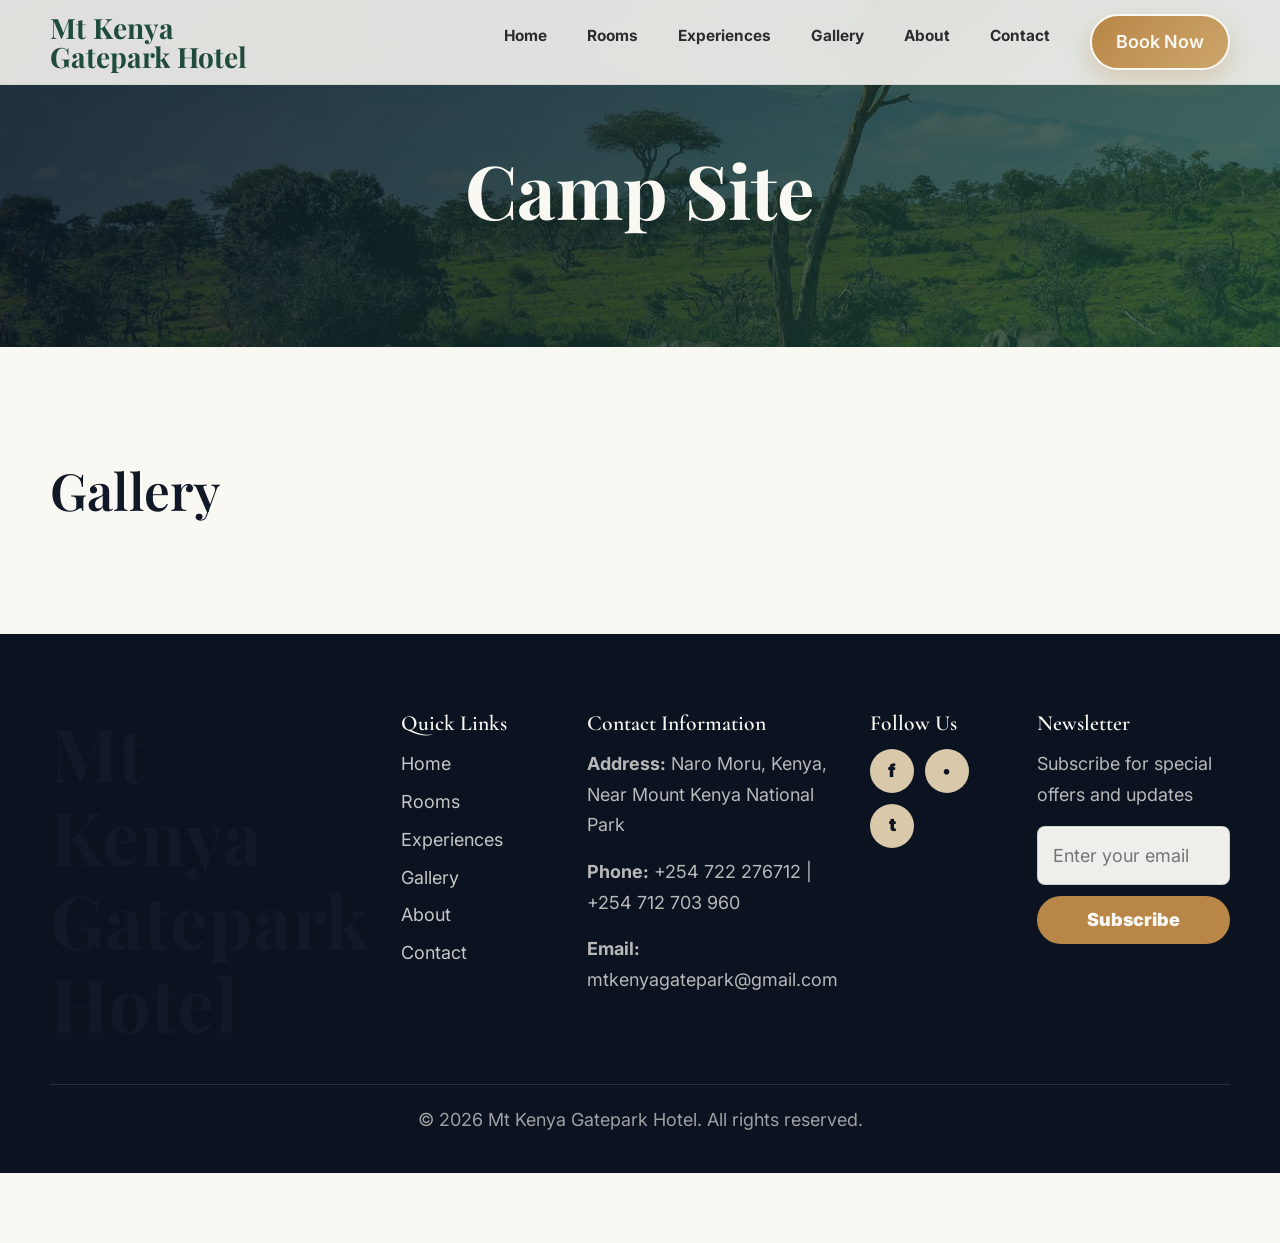
<file: experiences/camp-site.html>
﻿<!DOCTYPE html>
<html lang="en">
<head>
    <meta charset="UTF-8">
    <meta name="viewport" content="width=device-width, initial-scale=1.0">
    <title>Camp Site - Mt Kenya Gatepark Hotel</title>
    <link rel="preconnect" href="https://fonts.googleapis.com">
    <link rel="preconnect" href="https://fonts.gstatic.com" crossorigin>
    <link href="https://fonts.googleapis.com/css2?family=Playfair+Display:wght@400;500;600;700&family=Cormorant+Garamond:wght@400;500;600&family=Inter:wght@300;400;500;600&family=Manrope:wght@300;400;500;600&display=swap" rel="stylesheet">
    <link rel="stylesheet" href="../css/style.css">
</head>
<body>
    <!-- Navigation -->
    <nav class="navbar">
        <div class="container">
            <div class="logo">
                <h1>Mt Kenya Gatepark Hotel</h1>
            </div>
            <ul class="nav-links">
                <li><a href="../index.html#home">Home</a></li>
                <li><a href="../index.html#rooms">Rooms</a></li>
                <li><a href="../index.html#experiences">Experiences</a></li>
                <li><a href="../index.html#gallery">Gallery</a></li>
                <li><a href="../index.html#about">About</a></li>
                <li><a href="../index.html#contact">Contact</a></li>
                <li><a href="../index.html#booking" class="btn-primary">Book Now</a></li>
            </ul>
        </div>
    </nav>

    <!-- Page Header -->
    <section class="page-header">
        <div class="container">
            <h1>Camp Site</h1>
        </div>
    </section>

    <!-- Gallery -->
    <section class="experience-gallery">
        <div class="container">
            <h2>Gallery</h2>
            <div class="gallery-grid">
                
            </div>
        </div>
    </section>

    <!-- Footer -->
    <footer>
        <div class="container">
            <div class="footer-content">
                <div class="footer-logo">
                    <h1>Mt Kenya Gatepark Hotel</h1>
                </div>
                <div class="footer-links">
                    <h3>Quick Links</h3>
                    <ul>
                        <li><a href="../index.html#home">Home</a></li>
                        <li><a href="../index.html#rooms">Rooms</a></li>
                        <li><a href="../index.html#experiences">Experiences</a></li>
                        <li><a href="../index.html#gallery">Gallery</a></li>
                        <li><a href="../index.html#about">About</a></li>
                        <li><a href="../index.html#contact">Contact</a></li>
                    </ul>
                </div>
                <div class="footer-contact">
                    <h3>Contact Information</h3>
                    <p><strong>Address:</strong> Naro Moru, Kenya, Near Mount Kenya National Park</p>
                    <p><strong>Phone:</strong> +254 722 276712 | +254 712 703 960</p>
                    <p><strong>Email:</strong> mtkenyagatepark@gmail.com</p>
                </div>
                <div class="footer-social">
                    <h3>Follow Us</h3>
                    <div class="social-icons">
                        <a href="#" aria-label="Facebook"><span>f</span></a>
                        <a href="#" aria-label="Instagram"><span>•</span></a>
                        <a href="#" aria-label="Twitter"><span>t</span></a>
                    </div>
                </div>
                <div class="footer-newsletter">
                    <h3>Newsletter</h3>
                    <p>Subscribe for special offers and updates</p>
                    <form class="newsletter-form">
                        <input type="email" placeholder="Enter your email" required>
                        <button type="submit">Subscribe</button>
                    </form>
                </div>
            </div>
            <div class="footer-bottom">
                <p>&copy; 2026 Mt Kenya Gatepark Hotel. All rights reserved.</p>
            </div>
        </div>
    </footer>

    <script src="../js/script.js"></script>
</body>
</html>
</file>
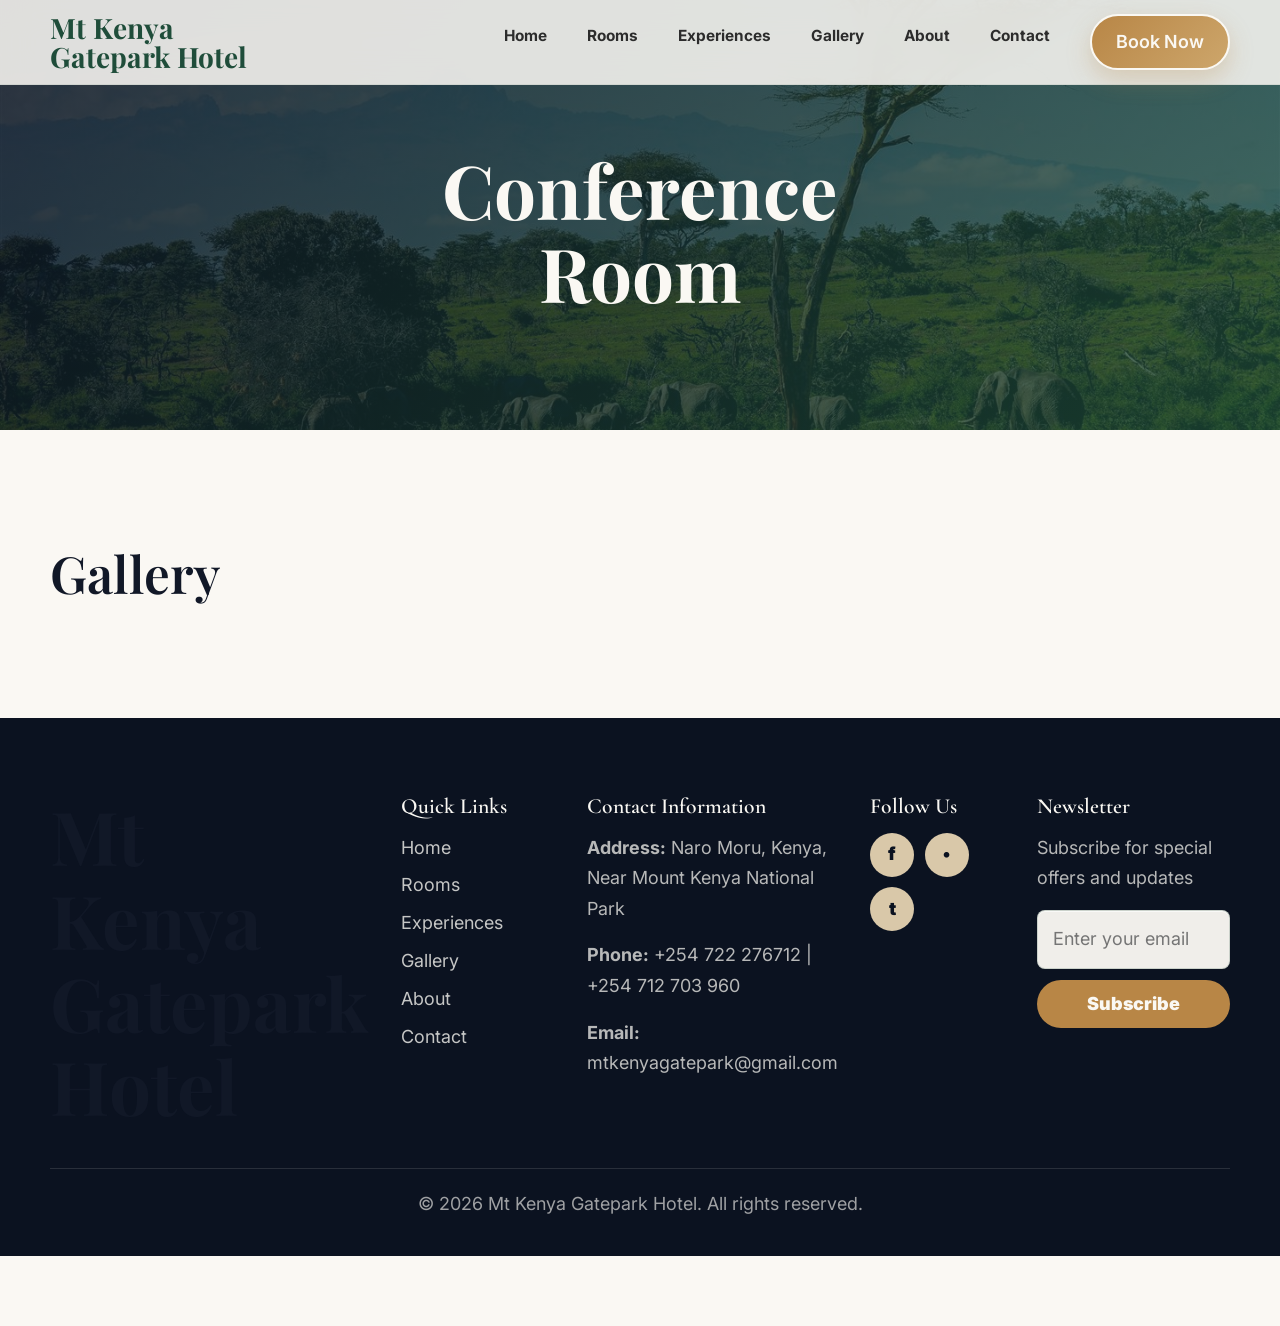
<file: experiences/conference-room.html>
﻿<!DOCTYPE html>
<html lang="en">
<head>
    <meta charset="UTF-8">
    <meta name="viewport" content="width=device-width, initial-scale=1.0">
    <title>Conference Room - Mt Kenya Gatepark Hotel</title>
    <link rel="preconnect" href="https://fonts.googleapis.com">
    <link rel="preconnect" href="https://fonts.gstatic.com" crossorigin>
    <link href="https://fonts.googleapis.com/css2?family=Playfair+Display:wght@400;500;600;700&family=Cormorant+Garamond:wght@400;500;600&family=Inter:wght@300;400;500;600&family=Manrope:wght@300;400;500;600&display=swap" rel="stylesheet">
    <link rel="stylesheet" href="../css/style.css">
</head>
<body>
    <!-- Navigation -->
    <nav class="navbar">
        <div class="container">
            <div class="logo">
                <h1>Mt Kenya Gatepark Hotel</h1>
            </div>
            <ul class="nav-links">
                <li><a href="../index.html#home">Home</a></li>
                <li><a href="../index.html#rooms">Rooms</a></li>
                <li><a href="../index.html#experiences">Experiences</a></li>
                <li><a href="../index.html#gallery">Gallery</a></li>
                <li><a href="../index.html#about">About</a></li>
                <li><a href="../index.html#contact">Contact</a></li>
                <li><a href="../index.html#booking" class="btn-primary">Book Now</a></li>
            </ul>
        </div>
    </nav>

    <!-- Page Header -->
    <section class="page-header">
        <div class="container">
            <h1>Conference Room</h1>
        </div>
    </section>

    <!-- Gallery -->
    <section class="experience-gallery">
        <div class="container">
            <h2>Gallery</h2>
            <div class="gallery-grid">
                
            </div>
        </div>
    </section>

    <!-- Footer -->
    <footer>
        <div class="container">
            <div class="footer-content">
                <div class="footer-logo">
                    <h1>Mt Kenya Gatepark Hotel</h1>
                </div>
                <div class="footer-links">
                    <h3>Quick Links</h3>
                    <ul>
                        <li><a href="../index.html#home">Home</a></li>
                        <li><a href="../index.html#rooms">Rooms</a></li>
                        <li><a href="../index.html#experiences">Experiences</a></li>
                        <li><a href="../index.html#gallery">Gallery</a></li>
                        <li><a href="../index.html#about">About</a></li>
                        <li><a href="../index.html#contact">Contact</a></li>
                    </ul>
                </div>
                <div class="footer-contact">
                    <h3>Contact Information</h3>
                    <p><strong>Address:</strong> Naro Moru, Kenya, Near Mount Kenya National Park</p>
                    <p><strong>Phone:</strong> +254 722 276712 | +254 712 703 960</p>
                    <p><strong>Email:</strong> mtkenyagatepark@gmail.com</p>
                </div>
                <div class="footer-social">
                    <h3>Follow Us</h3>
                    <div class="social-icons">
                        <a href="#" aria-label="Facebook"><span>f</span></a>
                        <a href="#" aria-label="Instagram"><span>•</span></a>
                        <a href="#" aria-label="Twitter"><span>t</span></a>
                    </div>
                </div>
                <div class="footer-newsletter">
                    <h3>Newsletter</h3>
                    <p>Subscribe for special offers and updates</p>
                    <form class="newsletter-form">
                        <input type="email" placeholder="Enter your email" required>
                        <button type="submit">Subscribe</button>
                    </form>
                </div>
            </div>
            <div class="footer-bottom">
                <p>&copy; 2026 Mt Kenya Gatepark Hotel. All rights reserved.</p>
            </div>
        </div>
    </footer>

    <script src="../js/script.js"></script>
</body>
</html>
</file>
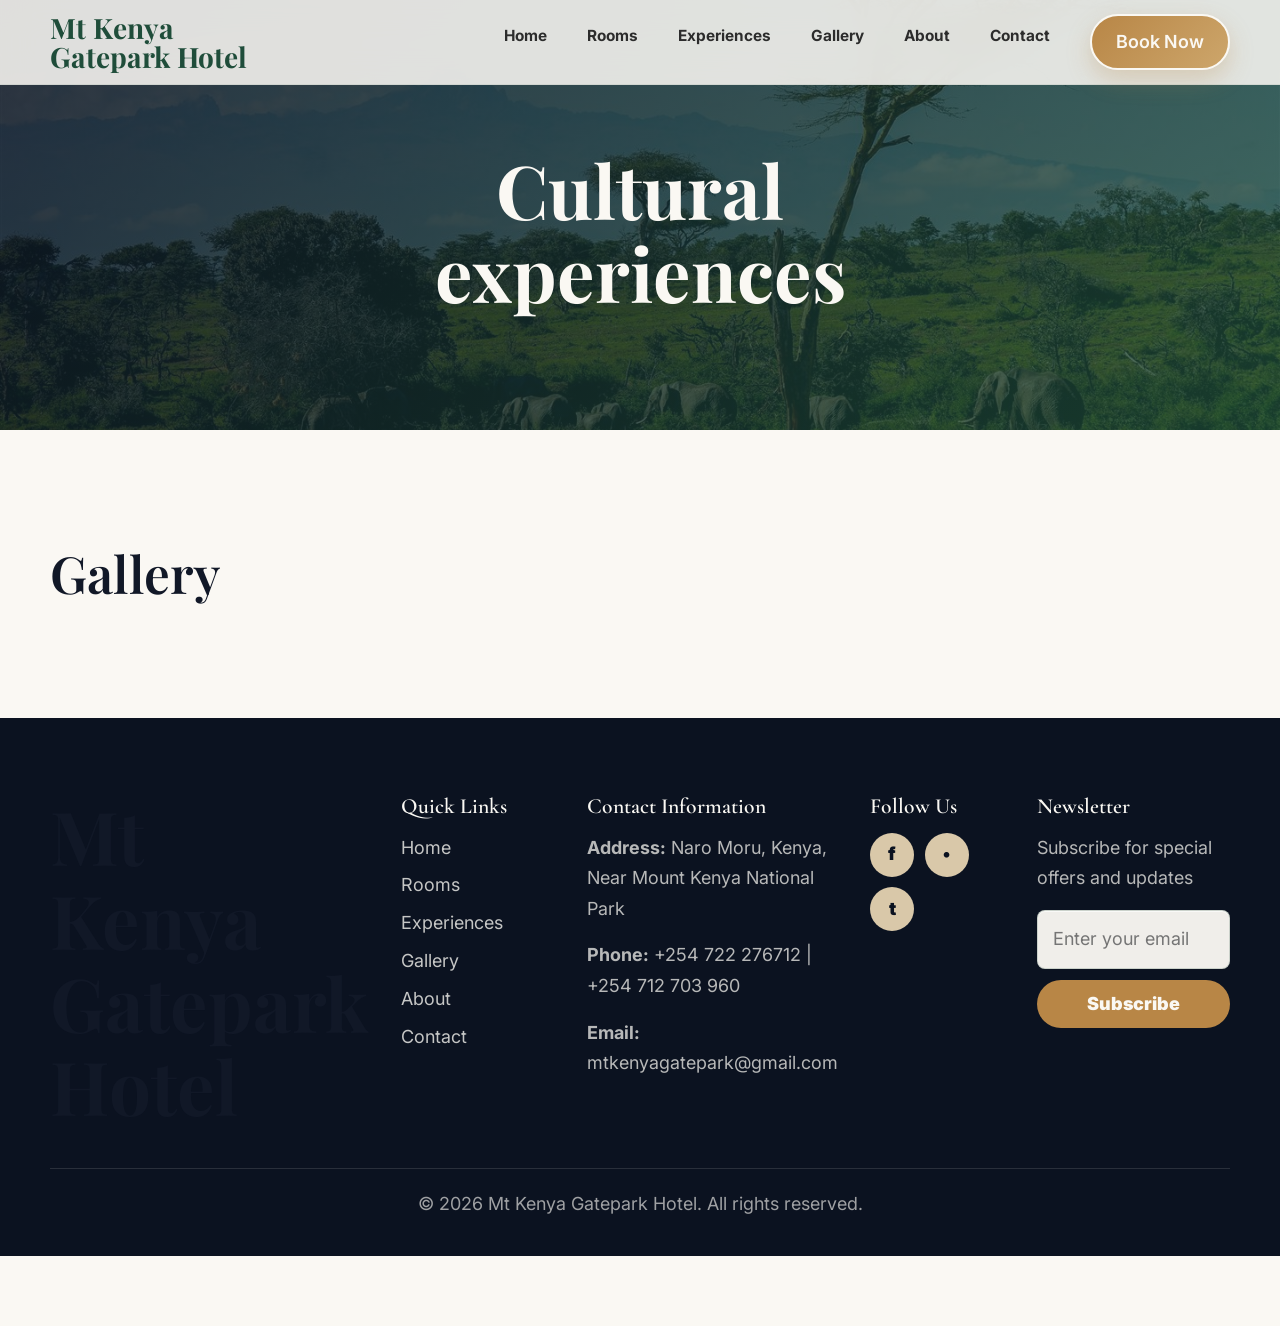
<file: experiences/cultural-experiences.html>
﻿<!DOCTYPE html>
<html lang="en">
<head>
    <meta charset="UTF-8">
    <meta name="viewport" content="width=device-width, initial-scale=1.0">
    <title>Cultural experiences - Mt Kenya Gatepark Hotel</title>
    <link rel="preconnect" href="https://fonts.googleapis.com">
    <link rel="preconnect" href="https://fonts.gstatic.com" crossorigin>
    <link href="https://fonts.googleapis.com/css2?family=Playfair+Display:wght@400;500;600;700&family=Cormorant+Garamond:wght@400;500;600&family=Inter:wght@300;400;500;600&family=Manrope:wght@300;400;500;600&display=swap" rel="stylesheet">
    <link rel="stylesheet" href="../css/style.css">
</head>
<body>
    <!-- Navigation -->
    <nav class="navbar">
        <div class="container">
            <div class="logo">
                <h1>Mt Kenya Gatepark Hotel</h1>
            </div>
            <ul class="nav-links">
                <li><a href="../index.html#home">Home</a></li>
                <li><a href="../index.html#rooms">Rooms</a></li>
                <li><a href="../index.html#experiences">Experiences</a></li>
                <li><a href="../index.html#gallery">Gallery</a></li>
                <li><a href="../index.html#about">About</a></li>
                <li><a href="../index.html#contact">Contact</a></li>
                <li><a href="../index.html#booking" class="btn-primary">Book Now</a></li>
            </ul>
        </div>
    </nav>

    <!-- Page Header -->
    <section class="page-header">
        <div class="container">
            <h1>Cultural experiences</h1>
        </div>
    </section>

    <!-- Gallery -->
    <section class="experience-gallery">
        <div class="container">
            <h2>Gallery</h2>
            <div class="gallery-grid">
                
            </div>
        </div>
    </section>

    <!-- Footer -->
    <footer>
        <div class="container">
            <div class="footer-content">
                <div class="footer-logo">
                    <h1>Mt Kenya Gatepark Hotel</h1>
                </div>
                <div class="footer-links">
                    <h3>Quick Links</h3>
                    <ul>
                        <li><a href="../index.html#home">Home</a></li>
                        <li><a href="../index.html#rooms">Rooms</a></li>
                        <li><a href="../index.html#experiences">Experiences</a></li>
                        <li><a href="../index.html#gallery">Gallery</a></li>
                        <li><a href="../index.html#about">About</a></li>
                        <li><a href="../index.html#contact">Contact</a></li>
                    </ul>
                </div>
                <div class="footer-contact">
                    <h3>Contact Information</h3>
                    <p><strong>Address:</strong> Naro Moru, Kenya, Near Mount Kenya National Park</p>
                    <p><strong>Phone:</strong> +254 722 276712 | +254 712 703 960</p>
                    <p><strong>Email:</strong> mtkenyagatepark@gmail.com</p>
                </div>
                <div class="footer-social">
                    <h3>Follow Us</h3>
                    <div class="social-icons">
                        <a href="#" aria-label="Facebook"><span>f</span></a>
                        <a href="#" aria-label="Instagram"><span>•</span></a>
                        <a href="#" aria-label="Twitter"><span>t</span></a>
                    </div>
                </div>
                <div class="footer-newsletter">
                    <h3>Newsletter</h3>
                    <p>Subscribe for special offers and updates</p>
                    <form class="newsletter-form">
                        <input type="email" placeholder="Enter your email" required>
                        <button type="submit">Subscribe</button>
                    </form>
                </div>
            </div>
            <div class="footer-bottom">
                <p>&copy; 2026 Mt Kenya Gatepark Hotel. All rights reserved.</p>
            </div>
        </div>
    </footer>

    <script src="../js/script.js"></script>
</body>
</html>
</file>
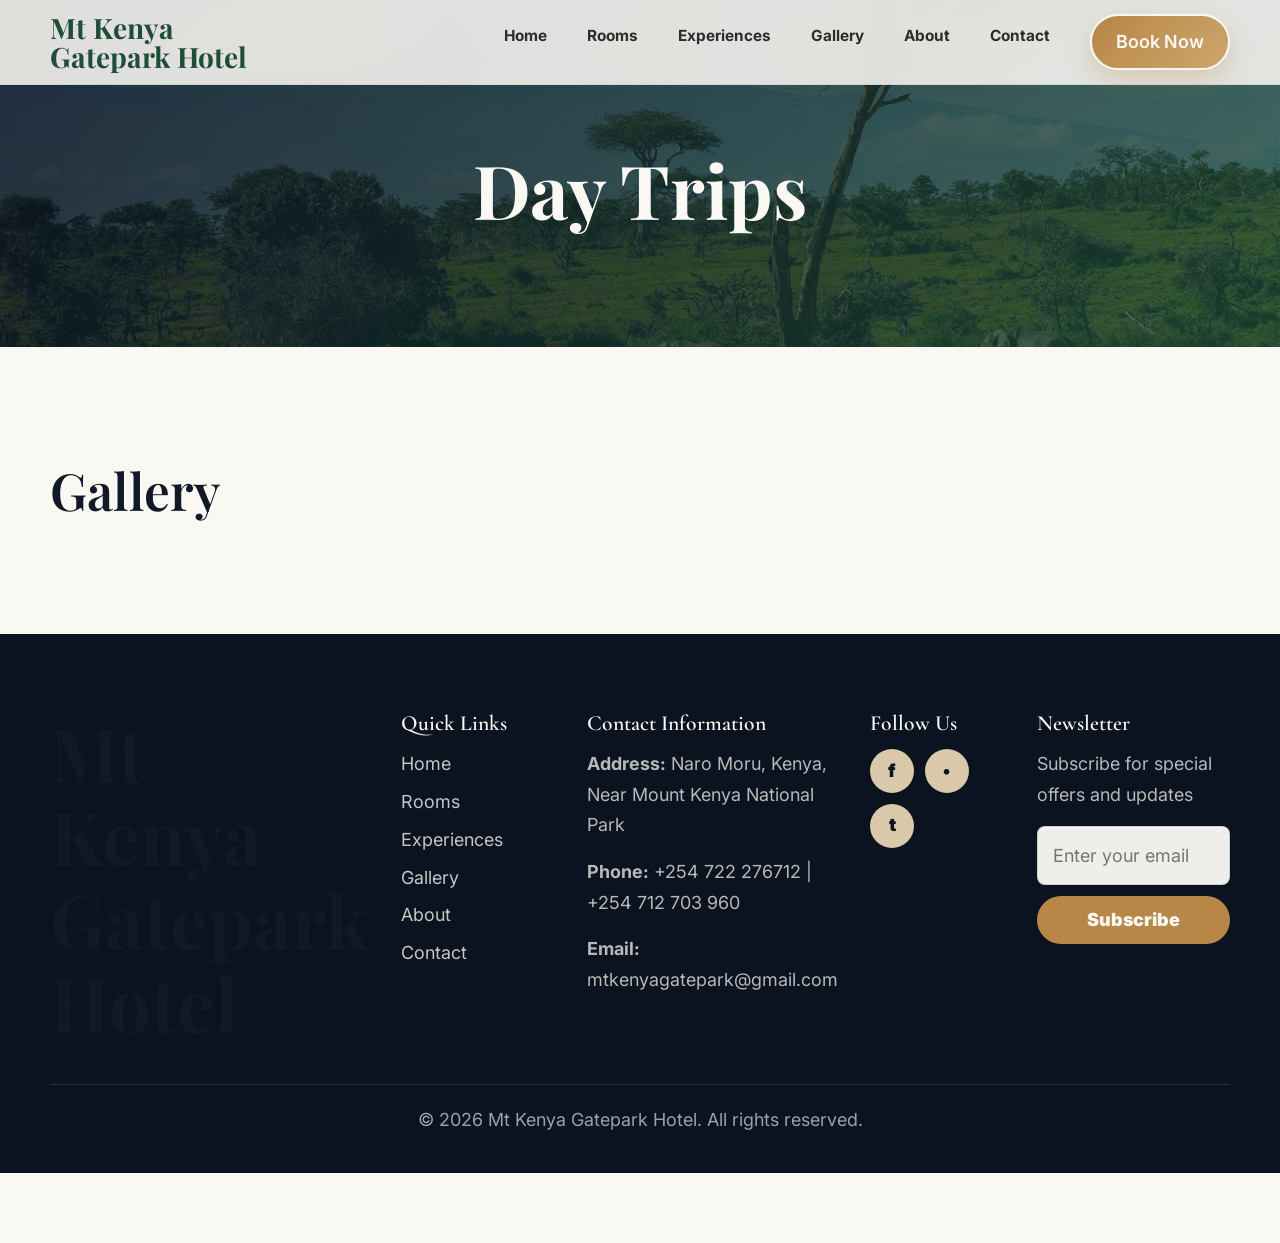
<file: experiences/day-trips.html>
﻿<!DOCTYPE html>
<html lang="en">
<head>
    <meta charset="UTF-8">
    <meta name="viewport" content="width=device-width, initial-scale=1.0">
    <title>Day Trips - Mt Kenya Gatepark Hotel</title>
    <link rel="preconnect" href="https://fonts.googleapis.com">
    <link rel="preconnect" href="https://fonts.gstatic.com" crossorigin>
    <link href="https://fonts.googleapis.com/css2?family=Playfair+Display:wght@400;500;600;700&family=Cormorant+Garamond:wght@400;500;600&family=Inter:wght@300;400;500;600&family=Manrope:wght@300;400;500;600&display=swap" rel="stylesheet">
    <link rel="stylesheet" href="../css/style.css">
</head>
<body>
    <!-- Navigation -->
    <nav class="navbar">
        <div class="container">
            <div class="logo">
                <h1>Mt Kenya Gatepark Hotel</h1>
            </div>
            <ul class="nav-links">
                <li><a href="../index.html#home">Home</a></li>
                <li><a href="../index.html#rooms">Rooms</a></li>
                <li><a href="../index.html#experiences">Experiences</a></li>
                <li><a href="../index.html#gallery">Gallery</a></li>
                <li><a href="../index.html#about">About</a></li>
                <li><a href="../index.html#contact">Contact</a></li>
                <li><a href="../index.html#booking" class="btn-primary">Book Now</a></li>
            </ul>
        </div>
    </nav>

    <!-- Page Header -->
    <section class="page-header">
        <div class="container">
            <h1>Day Trips</h1>
        </div>
    </section>

    <!-- Gallery -->
    <section class="experience-gallery">
        <div class="container">
            <h2>Gallery</h2>
            <div class="gallery-grid">
                
            </div>
        </div>
    </section>

    <!-- Footer -->
    <footer>
        <div class="container">
            <div class="footer-content">
                <div class="footer-logo">
                    <h1>Mt Kenya Gatepark Hotel</h1>
                </div>
                <div class="footer-links">
                    <h3>Quick Links</h3>
                    <ul>
                        <li><a href="../index.html#home">Home</a></li>
                        <li><a href="../index.html#rooms">Rooms</a></li>
                        <li><a href="../index.html#experiences">Experiences</a></li>
                        <li><a href="../index.html#gallery">Gallery</a></li>
                        <li><a href="../index.html#about">About</a></li>
                        <li><a href="../index.html#contact">Contact</a></li>
                    </ul>
                </div>
                <div class="footer-contact">
                    <h3>Contact Information</h3>
                    <p><strong>Address:</strong> Naro Moru, Kenya, Near Mount Kenya National Park</p>
                    <p><strong>Phone:</strong> +254 722 276712 | +254 712 703 960</p>
                    <p><strong>Email:</strong> mtkenyagatepark@gmail.com</p>
                </div>
                <div class="footer-social">
                    <h3>Follow Us</h3>
                    <div class="social-icons">
                        <a href="#" aria-label="Facebook"><span>f</span></a>
                        <a href="#" aria-label="Instagram"><span>•</span></a>
                        <a href="#" aria-label="Twitter"><span>t</span></a>
                    </div>
                </div>
                <div class="footer-newsletter">
                    <h3>Newsletter</h3>
                    <p>Subscribe for special offers and updates</p>
                    <form class="newsletter-form">
                        <input type="email" placeholder="Enter your email" required>
                        <button type="submit">Subscribe</button>
                    </form>
                </div>
            </div>
            <div class="footer-bottom">
                <p>&copy; 2026 Mt Kenya Gatepark Hotel. All rights reserved.</p>
            </div>
        </div>
    </footer>

    <script src="../js/script.js"></script>
</body>
</html>
</file>
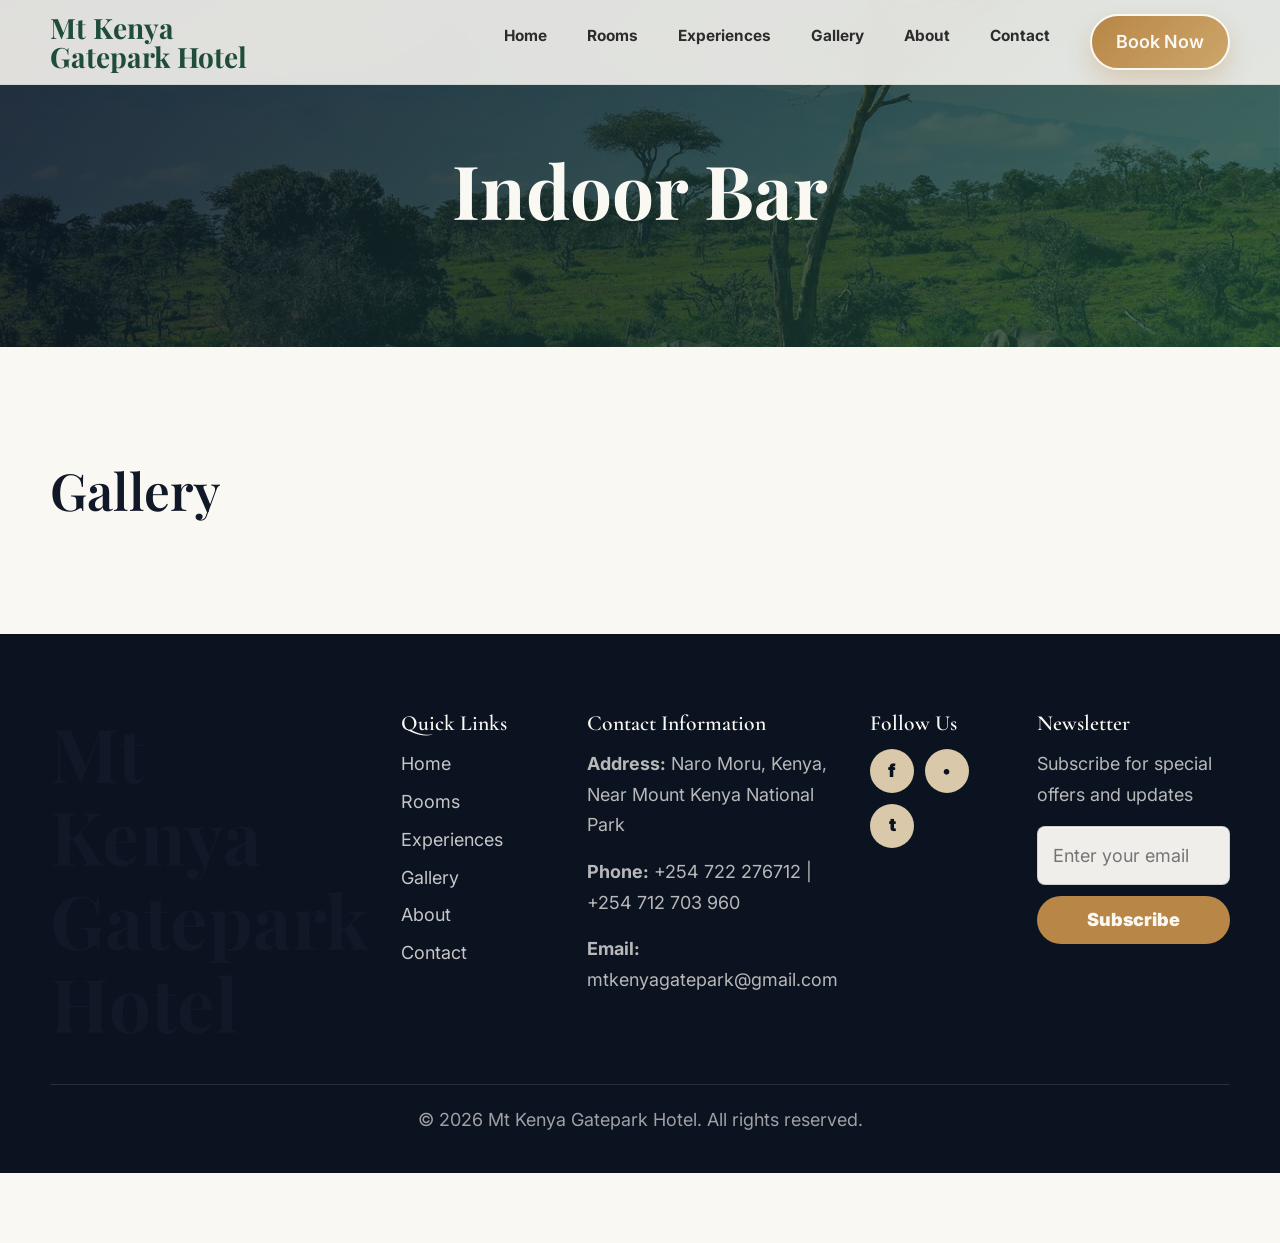
<file: experiences/indoor-bar.html>
﻿<!DOCTYPE html>
<html lang="en">
<head>
    <meta charset="UTF-8">
    <meta name="viewport" content="width=device-width, initial-scale=1.0">
    <title>Indoor Bar - Mt Kenya Gatepark Hotel</title>
    <link rel="preconnect" href="https://fonts.googleapis.com">
    <link rel="preconnect" href="https://fonts.gstatic.com" crossorigin>
    <link href="https://fonts.googleapis.com/css2?family=Playfair+Display:wght@400;500;600;700&family=Cormorant+Garamond:wght@400;500;600&family=Inter:wght@300;400;500;600&family=Manrope:wght@300;400;500;600&display=swap" rel="stylesheet">
    <link rel="stylesheet" href="../css/style.css">
</head>
<body>
    <!-- Navigation -->
    <nav class="navbar">
        <div class="container">
            <div class="logo">
                <h1>Mt Kenya Gatepark Hotel</h1>
            </div>
            <ul class="nav-links">
                <li><a href="../index.html#home">Home</a></li>
                <li><a href="../index.html#rooms">Rooms</a></li>
                <li><a href="../index.html#experiences">Experiences</a></li>
                <li><a href="../index.html#gallery">Gallery</a></li>
                <li><a href="../index.html#about">About</a></li>
                <li><a href="../index.html#contact">Contact</a></li>
                <li><a href="../index.html#booking" class="btn-primary">Book Now</a></li>
            </ul>
        </div>
    </nav>

    <!-- Page Header -->
    <section class="page-header">
        <div class="container">
            <h1>Indoor Bar</h1>
        </div>
    </section>

    <!-- Gallery -->
    <section class="experience-gallery">
        <div class="container">
            <h2>Gallery</h2>
            <div class="gallery-grid">
                
            </div>
        </div>
    </section>

    <!-- Footer -->
    <footer>
        <div class="container">
            <div class="footer-content">
                <div class="footer-logo">
                    <h1>Mt Kenya Gatepark Hotel</h1>
                </div>
                <div class="footer-links">
                    <h3>Quick Links</h3>
                    <ul>
                        <li><a href="../index.html#home">Home</a></li>
                        <li><a href="../index.html#rooms">Rooms</a></li>
                        <li><a href="../index.html#experiences">Experiences</a></li>
                        <li><a href="../index.html#gallery">Gallery</a></li>
                        <li><a href="../index.html#about">About</a></li>
                        <li><a href="../index.html#contact">Contact</a></li>
                    </ul>
                </div>
                <div class="footer-contact">
                    <h3>Contact Information</h3>
                    <p><strong>Address:</strong> Naro Moru, Kenya, Near Mount Kenya National Park</p>
                    <p><strong>Phone:</strong> +254 722 276712 | +254 712 703 960</p>
                    <p><strong>Email:</strong> mtkenyagatepark@gmail.com</p>
                </div>
                <div class="footer-social">
                    <h3>Follow Us</h3>
                    <div class="social-icons">
                        <a href="#" aria-label="Facebook"><span>f</span></a>
                        <a href="#" aria-label="Instagram"><span>•</span></a>
                        <a href="#" aria-label="Twitter"><span>t</span></a>
                    </div>
                </div>
                <div class="footer-newsletter">
                    <h3>Newsletter</h3>
                    <p>Subscribe for special offers and updates</p>
                    <form class="newsletter-form">
                        <input type="email" placeholder="Enter your email" required>
                        <button type="submit">Subscribe</button>
                    </form>
                </div>
            </div>
            <div class="footer-bottom">
                <p>&copy; 2026 Mt Kenya Gatepark Hotel. All rights reserved.</p>
            </div>
        </div>
    </footer>

    <script src="../js/script.js"></script>
</body>
</html>
</file>
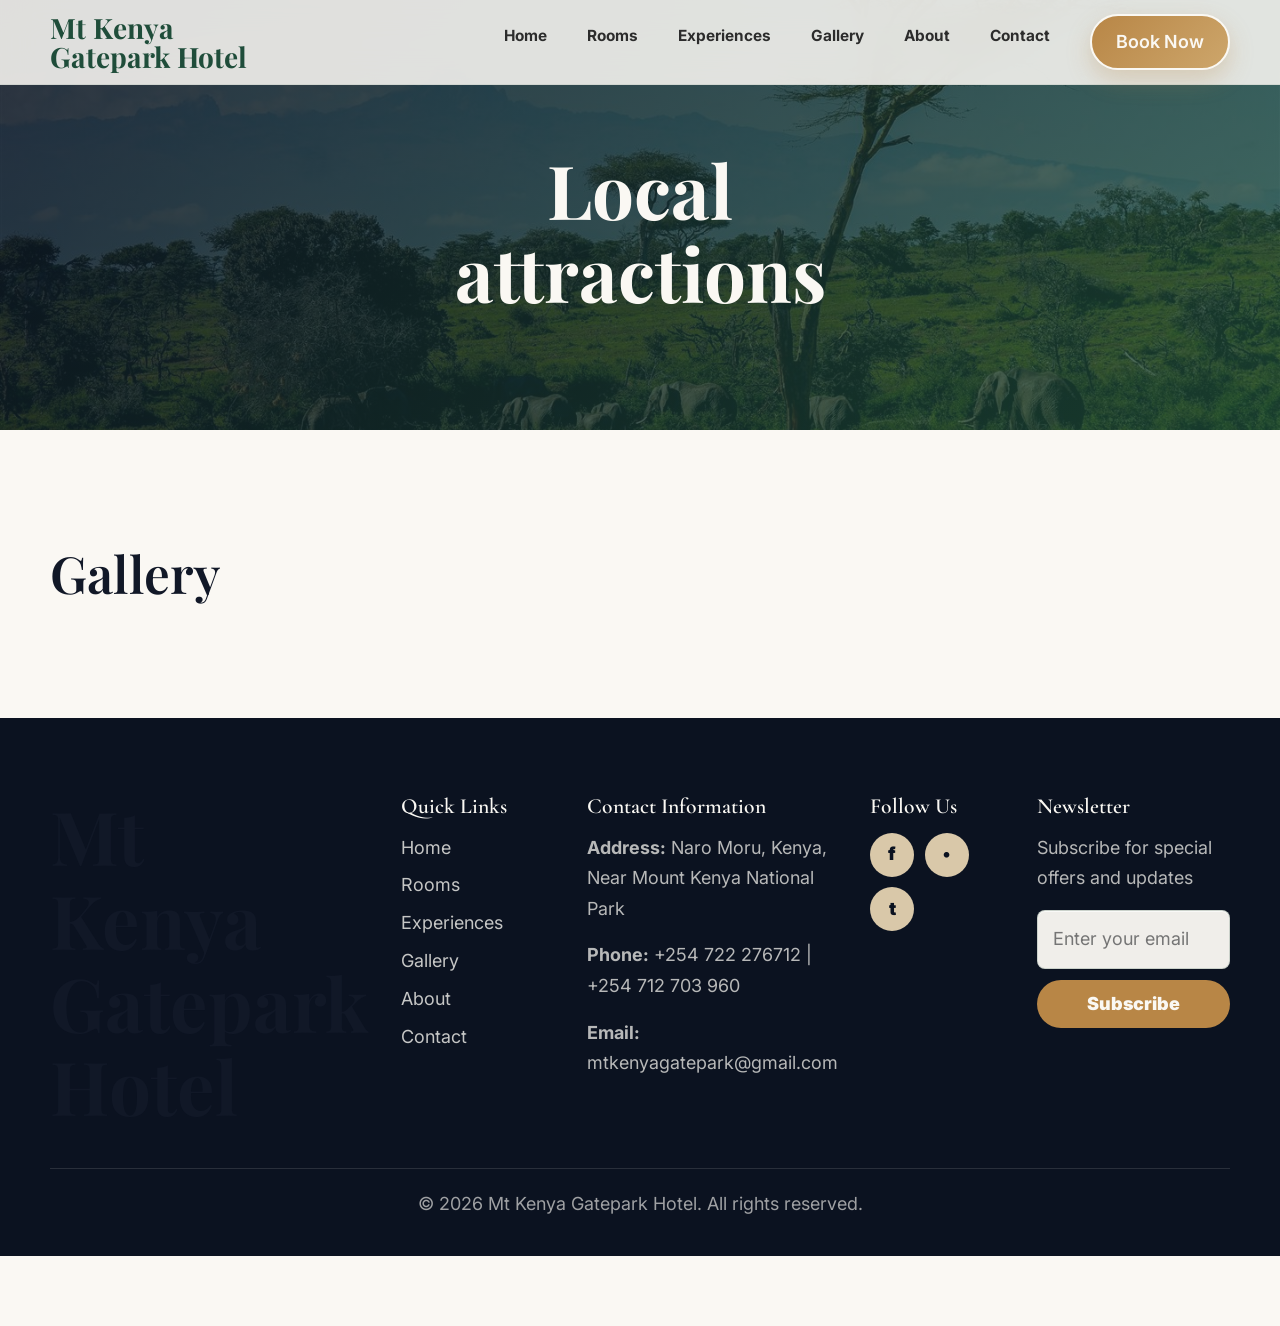
<file: experiences/local-attractions.html>
﻿<!DOCTYPE html>
<html lang="en">
<head>
    <meta charset="UTF-8">
    <meta name="viewport" content="width=device-width, initial-scale=1.0">
    <title>Local attractions - Mt Kenya Gatepark Hotel</title>
    <link rel="preconnect" href="https://fonts.googleapis.com">
    <link rel="preconnect" href="https://fonts.gstatic.com" crossorigin>
    <link href="https://fonts.googleapis.com/css2?family=Playfair+Display:wght@400;500;600;700&family=Cormorant+Garamond:wght@400;500;600&family=Inter:wght@300;400;500;600&family=Manrope:wght@300;400;500;600&display=swap" rel="stylesheet">
    <link rel="stylesheet" href="../css/style.css">
</head>
<body>
    <!-- Navigation -->
    <nav class="navbar">
        <div class="container">
            <div class="logo">
                <h1>Mt Kenya Gatepark Hotel</h1>
            </div>
            <ul class="nav-links">
                <li><a href="../index.html#home">Home</a></li>
                <li><a href="../index.html#rooms">Rooms</a></li>
                <li><a href="../index.html#experiences">Experiences</a></li>
                <li><a href="../index.html#gallery">Gallery</a></li>
                <li><a href="../index.html#about">About</a></li>
                <li><a href="../index.html#contact">Contact</a></li>
                <li><a href="../index.html#booking" class="btn-primary">Book Now</a></li>
            </ul>
        </div>
    </nav>

    <!-- Page Header -->
    <section class="page-header">
        <div class="container">
            <h1>Local attractions</h1>
        </div>
    </section>

    <!-- Gallery -->
    <section class="experience-gallery">
        <div class="container">
            <h2>Gallery</h2>
            <div class="gallery-grid">
                
            </div>
        </div>
    </section>

    <!-- Footer -->
    <footer>
        <div class="container">
            <div class="footer-content">
                <div class="footer-logo">
                    <h1>Mt Kenya Gatepark Hotel</h1>
                </div>
                <div class="footer-links">
                    <h3>Quick Links</h3>
                    <ul>
                        <li><a href="../index.html#home">Home</a></li>
                        <li><a href="../index.html#rooms">Rooms</a></li>
                        <li><a href="../index.html#experiences">Experiences</a></li>
                        <li><a href="../index.html#gallery">Gallery</a></li>
                        <li><a href="../index.html#about">About</a></li>
                        <li><a href="../index.html#contact">Contact</a></li>
                    </ul>
                </div>
                <div class="footer-contact">
                    <h3>Contact Information</h3>
                    <p><strong>Address:</strong> Naro Moru, Kenya, Near Mount Kenya National Park</p>
                    <p><strong>Phone:</strong> +254 722 276712 | +254 712 703 960</p>
                    <p><strong>Email:</strong> mtkenyagatepark@gmail.com</p>
                </div>
                <div class="footer-social">
                    <h3>Follow Us</h3>
                    <div class="social-icons">
                        <a href="#" aria-label="Facebook"><span>f</span></a>
                        <a href="#" aria-label="Instagram"><span>•</span></a>
                        <a href="#" aria-label="Twitter"><span>t</span></a>
                    </div>
                </div>
                <div class="footer-newsletter">
                    <h3>Newsletter</h3>
                    <p>Subscribe for special offers and updates</p>
                    <form class="newsletter-form">
                        <input type="email" placeholder="Enter your email" required>
                        <button type="submit">Subscribe</button>
                    </form>
                </div>
            </div>
            <div class="footer-bottom">
                <p>&copy; 2026 Mt Kenya Gatepark Hotel. All rights reserved.</p>
            </div>
        </div>
    </footer>

    <script src="../js/script.js"></script>
</body>
</html>
</file>
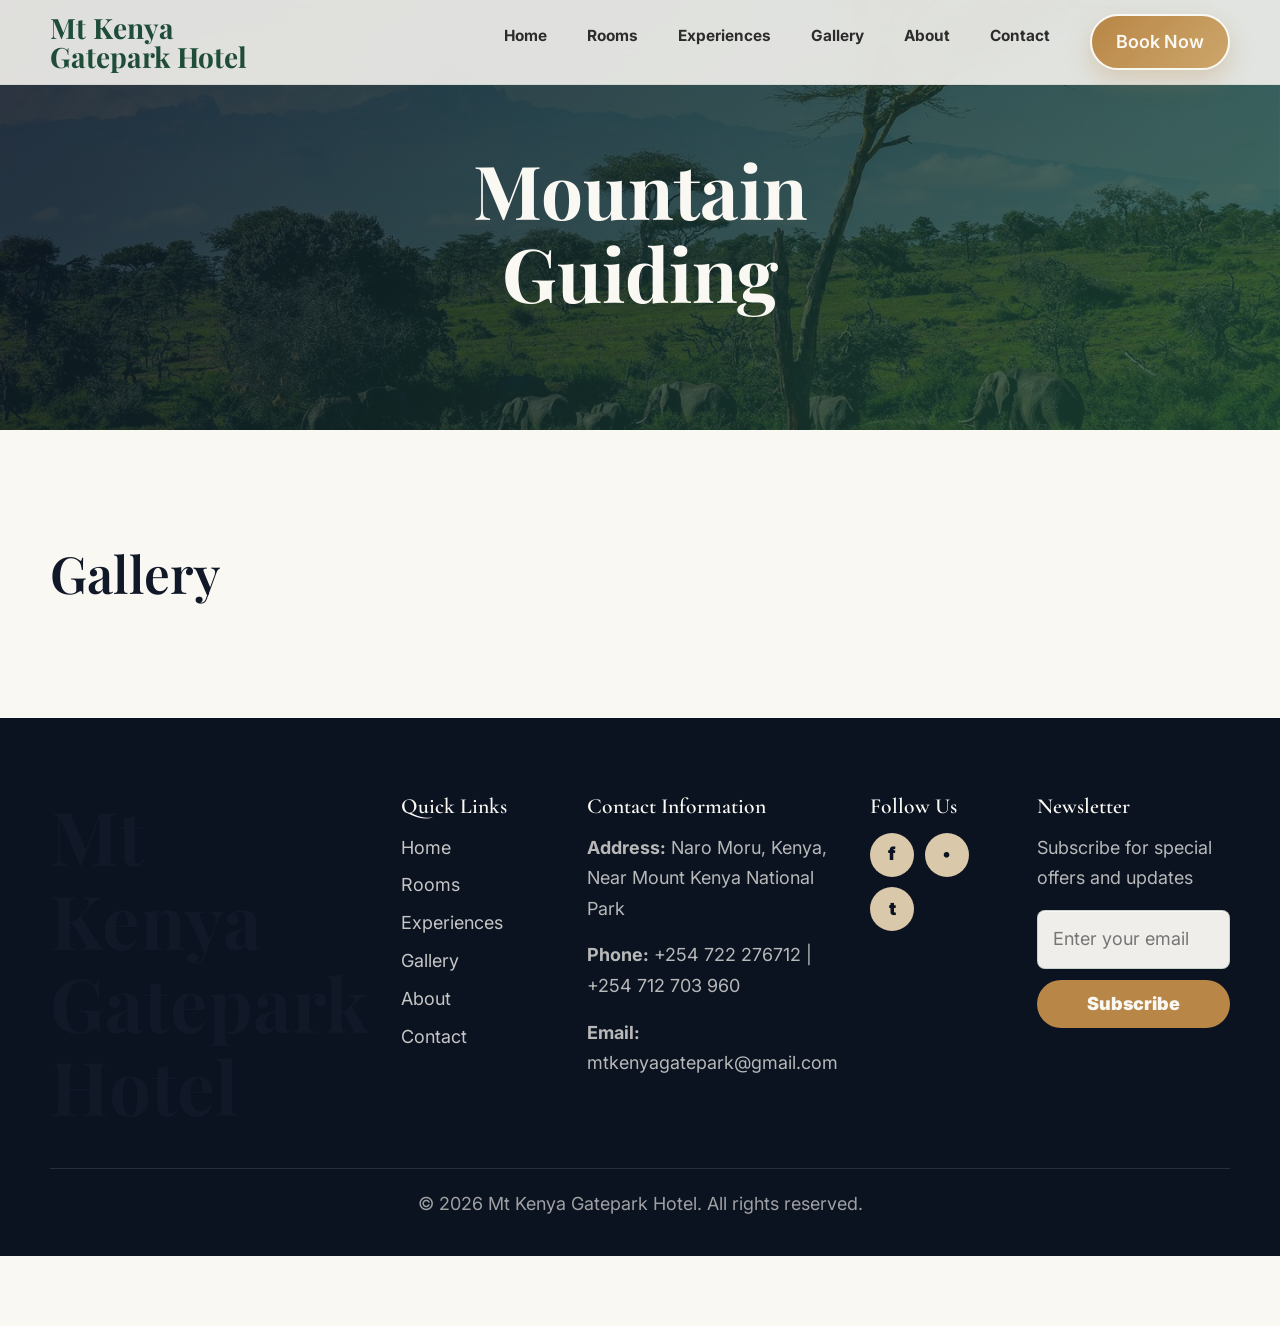
<file: experiences/mountain-guiding.html>
﻿<!DOCTYPE html>
<html lang="en">
<head>
    <meta charset="UTF-8">
    <meta name="viewport" content="width=device-width, initial-scale=1.0">
    <title>Mountain Guiding - Mt Kenya Gatepark Hotel</title>
    <link rel="preconnect" href="https://fonts.googleapis.com">
    <link rel="preconnect" href="https://fonts.gstatic.com" crossorigin>
    <link href="https://fonts.googleapis.com/css2?family=Playfair+Display:wght@400;500;600;700&family=Cormorant+Garamond:wght@400;500;600&family=Inter:wght@300;400;500;600&family=Manrope:wght@300;400;500;600&display=swap" rel="stylesheet">
    <link rel="stylesheet" href="../css/style.css">
</head>
<body>
    <!-- Navigation -->
    <nav class="navbar">
        <div class="container">
            <div class="logo">
                <h1>Mt Kenya Gatepark Hotel</h1>
            </div>
            <ul class="nav-links">
                <li><a href="../index.html#home">Home</a></li>
                <li><a href="../index.html#rooms">Rooms</a></li>
                <li><a href="../index.html#experiences">Experiences</a></li>
                <li><a href="../index.html#gallery">Gallery</a></li>
                <li><a href="../index.html#about">About</a></li>
                <li><a href="../index.html#contact">Contact</a></li>
                <li><a href="../index.html#booking" class="btn-primary">Book Now</a></li>
            </ul>
        </div>
    </nav>

    <!-- Page Header -->
    <section class="page-header">
        <div class="container">
            <h1>Mountain Guiding</h1>
        </div>
    </section>

    <!-- Gallery -->
    <section class="experience-gallery">
        <div class="container">
            <h2>Gallery</h2>
            <div class="gallery-grid">
                
            </div>
        </div>
    </section>

    <!-- Footer -->
    <footer>
        <div class="container">
            <div class="footer-content">
                <div class="footer-logo">
                    <h1>Mt Kenya Gatepark Hotel</h1>
                </div>
                <div class="footer-links">
                    <h3>Quick Links</h3>
                    <ul>
                        <li><a href="../index.html#home">Home</a></li>
                        <li><a href="../index.html#rooms">Rooms</a></li>
                        <li><a href="../index.html#experiences">Experiences</a></li>
                        <li><a href="../index.html#gallery">Gallery</a></li>
                        <li><a href="../index.html#about">About</a></li>
                        <li><a href="../index.html#contact">Contact</a></li>
                    </ul>
                </div>
                <div class="footer-contact">
                    <h3>Contact Information</h3>
                    <p><strong>Address:</strong> Naro Moru, Kenya, Near Mount Kenya National Park</p>
                    <p><strong>Phone:</strong> +254 722 276712 | +254 712 703 960</p>
                    <p><strong>Email:</strong> mtkenyagatepark@gmail.com</p>
                </div>
                <div class="footer-social">
                    <h3>Follow Us</h3>
                    <div class="social-icons">
                        <a href="#" aria-label="Facebook"><span>f</span></a>
                        <a href="#" aria-label="Instagram"><span>•</span></a>
                        <a href="#" aria-label="Twitter"><span>t</span></a>
                    </div>
                </div>
                <div class="footer-newsletter">
                    <h3>Newsletter</h3>
                    <p>Subscribe for special offers and updates</p>
                    <form class="newsletter-form">
                        <input type="email" placeholder="Enter your email" required>
                        <button type="submit">Subscribe</button>
                    </form>
                </div>
            </div>
            <div class="footer-bottom">
                <p>&copy; 2026 Mt Kenya Gatepark Hotel. All rights reserved.</p>
            </div>
        </div>
    </footer>

    <script src="../js/script.js"></script>
</body>
</html>
</file>
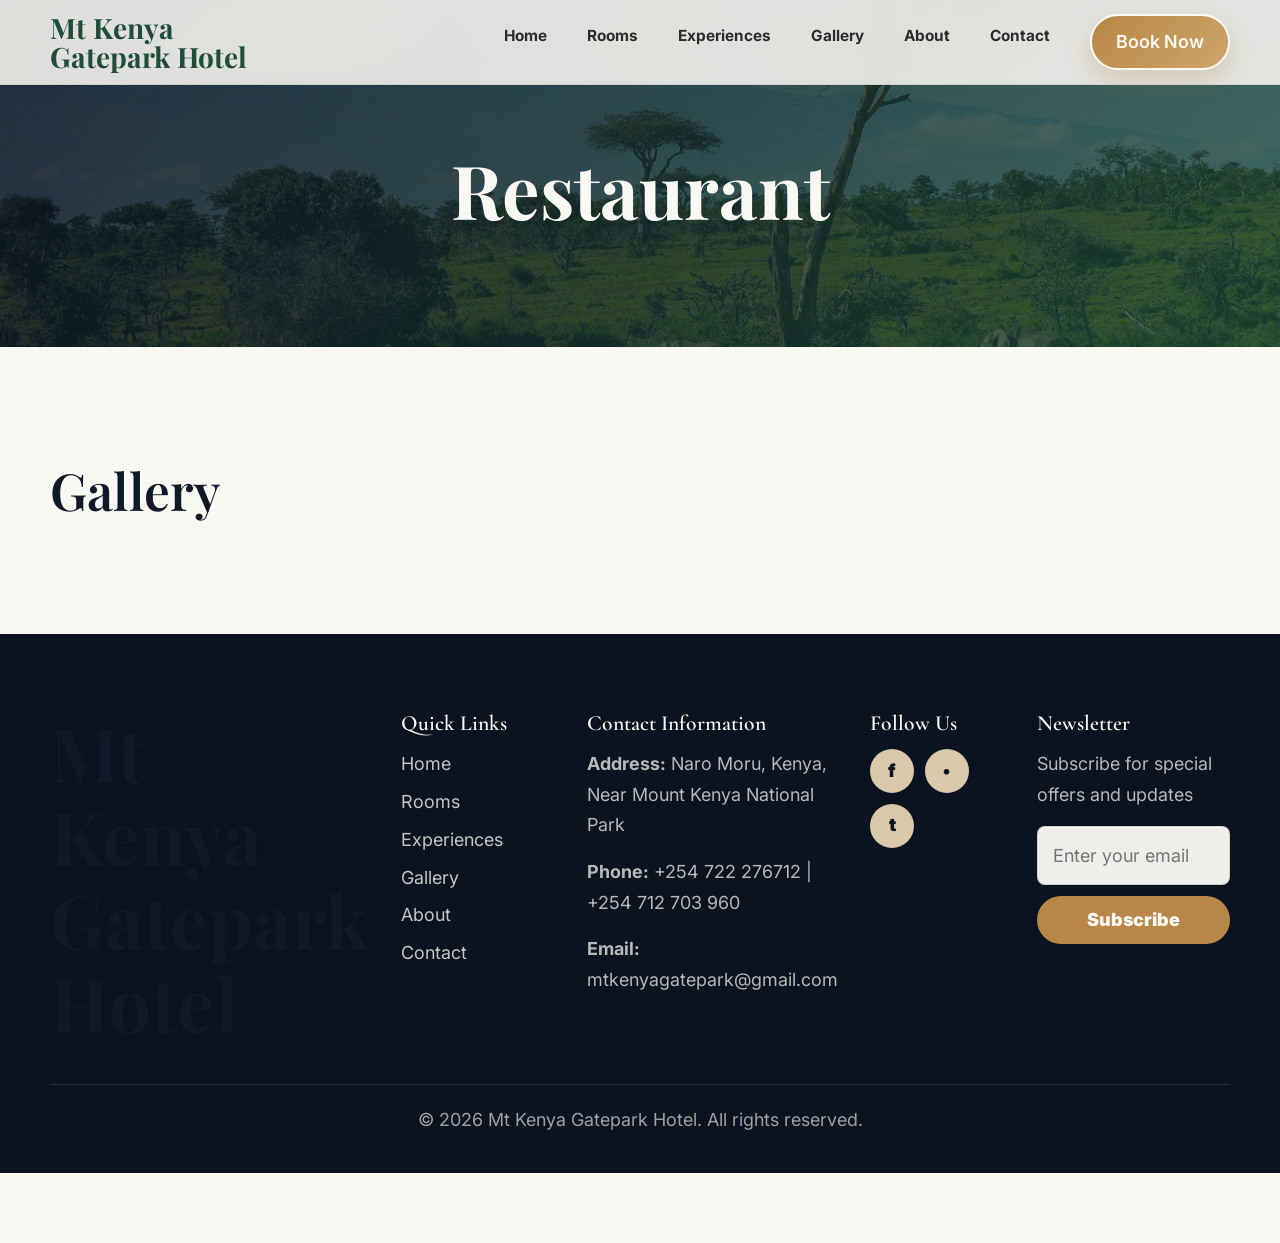
<file: experiences/restaurant.html>
﻿<!DOCTYPE html>
<html lang="en">
<head>
    <meta charset="UTF-8">
    <meta name="viewport" content="width=device-width, initial-scale=1.0">
    <title>Restaurant - Mt Kenya Gatepark Hotel</title>
    <link rel="preconnect" href="https://fonts.googleapis.com">
    <link rel="preconnect" href="https://fonts.gstatic.com" crossorigin>
    <link href="https://fonts.googleapis.com/css2?family=Playfair+Display:wght@400;500;600;700&family=Cormorant+Garamond:wght@400;500;600&family=Inter:wght@300;400;500;600&family=Manrope:wght@300;400;500;600&display=swap" rel="stylesheet">
    <link rel="stylesheet" href="../css/style.css">
</head>
<body>
    <!-- Navigation -->
    <nav class="navbar">
        <div class="container">
            <div class="logo">
                <h1>Mt Kenya Gatepark Hotel</h1>
            </div>
            <ul class="nav-links">
                <li><a href="../index.html#home">Home</a></li>
                <li><a href="../index.html#rooms">Rooms</a></li>
                <li><a href="../index.html#experiences">Experiences</a></li>
                <li><a href="../index.html#gallery">Gallery</a></li>
                <li><a href="../index.html#about">About</a></li>
                <li><a href="../index.html#contact">Contact</a></li>
                <li><a href="../index.html#booking" class="btn-primary">Book Now</a></li>
            </ul>
        </div>
    </nav>

    <!-- Page Header -->
    <section class="page-header">
        <div class="container">
            <h1>Restaurant</h1>
        </div>
    </section>

    <!-- Gallery -->
    <section class="experience-gallery">
        <div class="container">
            <h2>Gallery</h2>
            <div class="gallery-grid">
                
            </div>
        </div>
    </section>

    <!-- Footer -->
    <footer>
        <div class="container">
            <div class="footer-content">
                <div class="footer-logo">
                    <h1>Mt Kenya Gatepark Hotel</h1>
                </div>
                <div class="footer-links">
                    <h3>Quick Links</h3>
                    <ul>
                        <li><a href="../index.html#home">Home</a></li>
                        <li><a href="../index.html#rooms">Rooms</a></li>
                        <li><a href="../index.html#experiences">Experiences</a></li>
                        <li><a href="../index.html#gallery">Gallery</a></li>
                        <li><a href="../index.html#about">About</a></li>
                        <li><a href="../index.html#contact">Contact</a></li>
                    </ul>
                </div>
                <div class="footer-contact">
                    <h3>Contact Information</h3>
                    <p><strong>Address:</strong> Naro Moru, Kenya, Near Mount Kenya National Park</p>
                    <p><strong>Phone:</strong> +254 722 276712 | +254 712 703 960</p>
                    <p><strong>Email:</strong> mtkenyagatepark@gmail.com</p>
                </div>
                <div class="footer-social">
                    <h3>Follow Us</h3>
                    <div class="social-icons">
                        <a href="#" aria-label="Facebook"><span>f</span></a>
                        <a href="#" aria-label="Instagram"><span>•</span></a>
                        <a href="#" aria-label="Twitter"><span>t</span></a>
                    </div>
                </div>
                <div class="footer-newsletter">
                    <h3>Newsletter</h3>
                    <p>Subscribe for special offers and updates</p>
                    <form class="newsletter-form">
                        <input type="email" placeholder="Enter your email" required>
                        <button type="submit">Subscribe</button>
                    </form>
                </div>
            </div>
            <div class="footer-bottom">
                <p>&copy; 2026 Mt Kenya Gatepark Hotel. All rights reserved.</p>
            </div>
        </div>
    </footer>

    <script src="../js/script.js"></script>
</body>
</html>
</file>
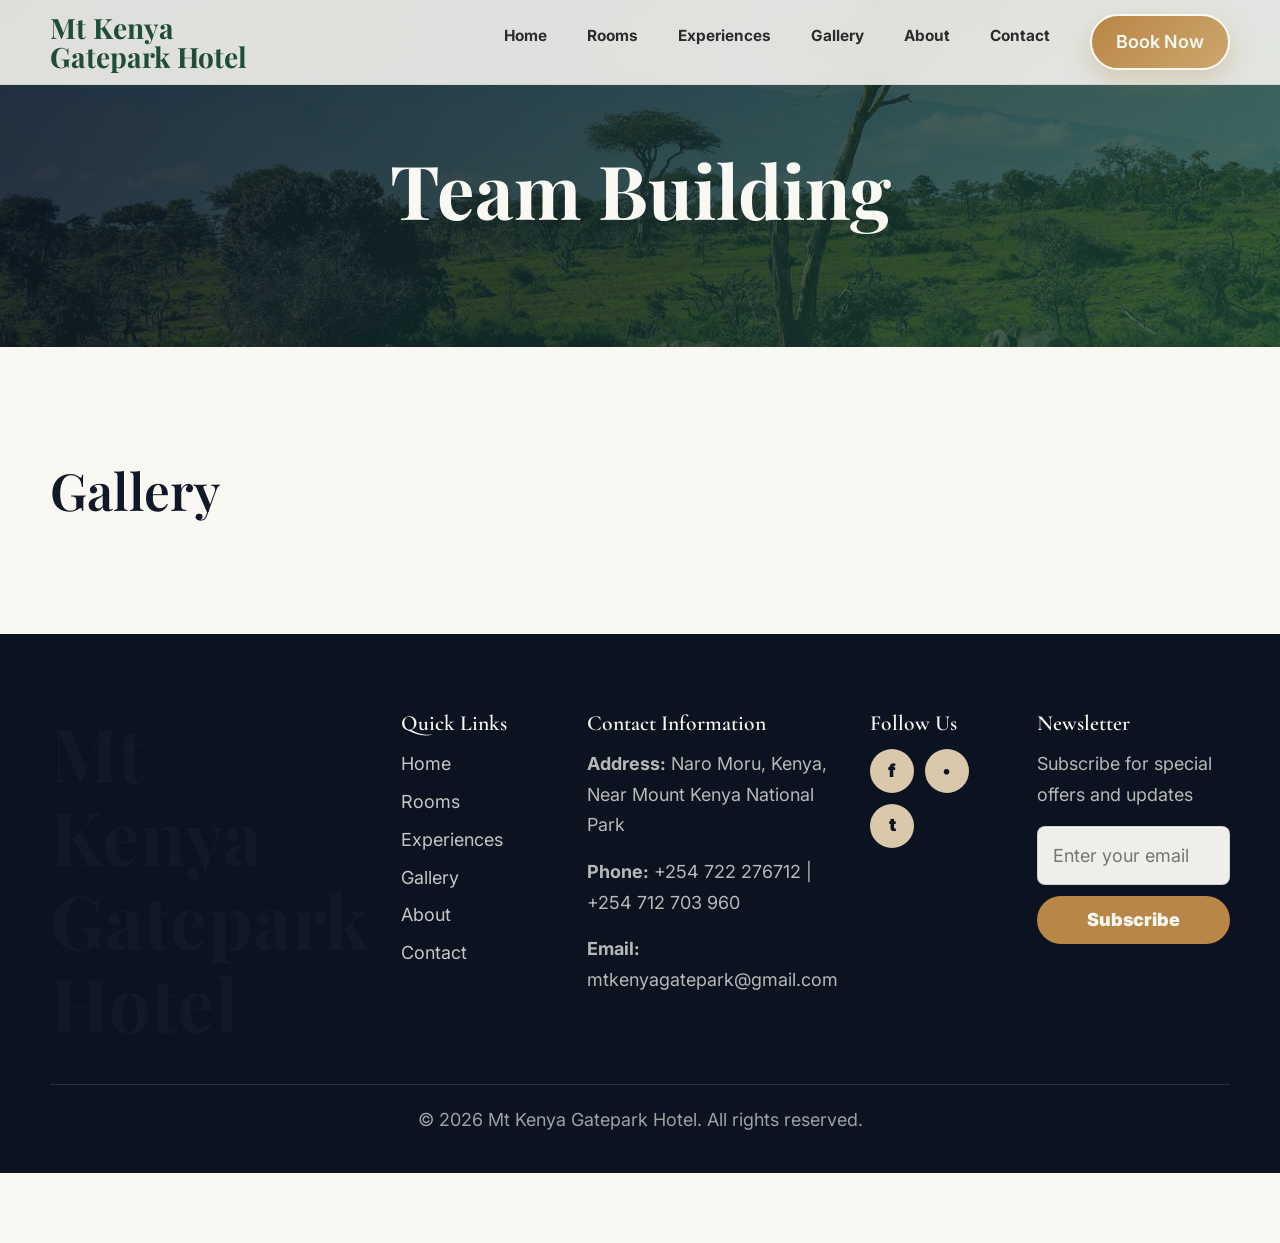
<file: experiences/team-building.html>
﻿<!DOCTYPE html>
<html lang="en">
<head>
    <meta charset="UTF-8">
    <meta name="viewport" content="width=device-width, initial-scale=1.0">
    <title>Team Building - Mt Kenya Gatepark Hotel</title>
    <link rel="preconnect" href="https://fonts.googleapis.com">
    <link rel="preconnect" href="https://fonts.gstatic.com" crossorigin>
    <link href="https://fonts.googleapis.com/css2?family=Playfair+Display:wght@400;500;600;700&family=Cormorant+Garamond:wght@400;500;600&family=Inter:wght@300;400;500;600&family=Manrope:wght@300;400;500;600&display=swap" rel="stylesheet">
    <link rel="stylesheet" href="../css/style.css">
</head>
<body>
    <!-- Navigation -->
    <nav class="navbar">
        <div class="container">
            <div class="logo">
                <h1>Mt Kenya Gatepark Hotel</h1>
            </div>
            <ul class="nav-links">
                <li><a href="../index.html#home">Home</a></li>
                <li><a href="../index.html#rooms">Rooms</a></li>
                <li><a href="../index.html#experiences">Experiences</a></li>
                <li><a href="../index.html#gallery">Gallery</a></li>
                <li><a href="../index.html#about">About</a></li>
                <li><a href="../index.html#contact">Contact</a></li>
                <li><a href="../index.html#booking" class="btn-primary">Book Now</a></li>
            </ul>
        </div>
    </nav>

    <!-- Page Header -->
    <section class="page-header">
        <div class="container">
            <h1>Team Building</h1>
        </div>
    </section>

    <!-- Gallery -->
    <section class="experience-gallery">
        <div class="container">
            <h2>Gallery</h2>
            <div class="gallery-grid">
                
            </div>
        </div>
    </section>

    <!-- Footer -->
    <footer>
        <div class="container">
            <div class="footer-content">
                <div class="footer-logo">
                    <h1>Mt Kenya Gatepark Hotel</h1>
                </div>
                <div class="footer-links">
                    <h3>Quick Links</h3>
                    <ul>
                        <li><a href="../index.html#home">Home</a></li>
                        <li><a href="../index.html#rooms">Rooms</a></li>
                        <li><a href="../index.html#experiences">Experiences</a></li>
                        <li><a href="../index.html#gallery">Gallery</a></li>
                        <li><a href="../index.html#about">About</a></li>
                        <li><a href="../index.html#contact">Contact</a></li>
                    </ul>
                </div>
                <div class="footer-contact">
                    <h3>Contact Information</h3>
                    <p><strong>Address:</strong> Naro Moru, Kenya, Near Mount Kenya National Park</p>
                    <p><strong>Phone:</strong> +254 722 276712 | +254 712 703 960</p>
                    <p><strong>Email:</strong> mtkenyagatepark@gmail.com</p>
                </div>
                <div class="footer-social">
                    <h3>Follow Us</h3>
                    <div class="social-icons">
                        <a href="#" aria-label="Facebook"><span>f</span></a>
                        <a href="#" aria-label="Instagram"><span>•</span></a>
                        <a href="#" aria-label="Twitter"><span>t</span></a>
                    </div>
                </div>
                <div class="footer-newsletter">
                    <h3>Newsletter</h3>
                    <p>Subscribe for special offers and updates</p>
                    <form class="newsletter-form">
                        <input type="email" placeholder="Enter your email" required>
                        <button type="submit">Subscribe</button>
                    </form>
                </div>
            </div>
            <div class="footer-bottom">
                <p>&copy; 2026 Mt Kenya Gatepark Hotel. All rights reserved.</p>
            </div>
        </div>
    </footer>

    <script src="../js/script.js"></script>
</body>
</html>
</file>
<file: css/style.css>
:root {
    --forest: #1F4D3A;
    --forest-dark: #143629;
    --gold: #B88646;
    --gold-light: #D9C8A9;
    --cream: #FAF8F3;
    --stone: #EDE6D8;
    --ink: #111827;
    --charcoal: #2C2C2C;
    --muted: #5F665F;
    --surface: #FFFFFF;
    --navy: #0B1220;
    --shadow-sm: 0 8px 22px rgba(17, 24, 39, 0.08);
    --shadow-md: 0 16px 36px rgba(17, 24, 39, 0.14);
    --shadow-lg: 0 26px 70px rgba(17, 24, 39, 0.2);
    --radius-sm: 8px;
    --radius-md: 12px;
    --radius-lg: 18px;
    --nav-height: clamp(60px, 4vw, 76px);
    --container: 1180px;
    --section-y: clamp(5rem, 9vw, 9rem); /* Increased section padding for premium feel */
    --section-y-sm: clamp(3rem, 6vw, 5rem); /* Small section padding */
    --section-y-lg: clamp(6rem, 10vw, 10rem); /* Large section padding */
    --ease: cubic-bezier(0.22, 1, 0.36, 1);
}

* {
    margin: 0;
    padding: 0;
    box-sizing: border-box;
}

/* Images */
img {
    max-width: 100%;
    height: auto;
    display: block;
}

html {
    scroll-behavior: smooth;
    font-size: 100%; /* Base for rem units */
}

body {
    font-family: 'Inter', 'Manrope', sans-serif;
    background:
    radial-gradient(
    circle at top left,
    rgba(201,162,39,0.15),
    transparent 45%
    ),
    radial-gradient(
    circle at bottom right,
    rgba(59,130,246,0.08),
    transparent 50%
    ),
    #0B1220;
    color: #E5E7EB; /* Text */
    line-height: 1.7;
    font-size: 1rem; /* Base 16px */
}

/* Fluid typography */
h1 {
    font-size: clamp(2rem, 5vw, 4rem); /* Responsive between 32px and 64px */
    font-family: 'Playfair Display', serif;
    font-weight: 700;
    line-height: 1.2;
}

h2 {
    font-size: clamp(1.75rem, 4vw, 3rem); /* Responsive between 28px and 48px */
    font-family: 'Playfair Display', serif;
    font-weight: 600;
    line-height: 1.3;
}

h3 {
    font-size: clamp(1.5rem, 3.5vw, 2.25rem); /* Responsive between 24px and 36px */
    font-family: 'Cormorant Garamond', serif;
    font-weight: 600;
    line-height: 1.4;
}

h4 {
    font-size: clamp(1.25rem, 3vw, 2rem); /* Responsive between 20px and 32px */
    font-family: 'Cormorant Garamond', serif;
    font-weight: 600;
    line-height: 1.5;
}

p, li, label, input, select, textarea {
    font-size: clamp(1rem, 2vw, 1.125rem); /* Responsive between 16px and 18px */
    font-family: 'Inter', 'Manrope', sans-serif;
    line-height: 1.7;
}

body {
    margin: 0;
    min-width: 320px;
    overflow-x: hidden;
    font-family: 'Inter', 'Manrope', Arial, sans-serif;
    font-size: clamp(1rem, 0.95rem + 0.25vw, 1.125rem);
    line-height: 1.7;
    color: var(--charcoal);
    background: var(--cream);
    text-rendering: optimizeLegibility;
    -webkit-font-smoothing: antialiased;
    padding-bottom: calc(env(safe-area-inset-bottom) + 70px); /* Space for mobile action bar */
}

body.no-scroll {
    overflow: hidden;
    padding-bottom: calc(env(safe-area-inset-bottom) + 70px); /* Space for mobile action bar when menu is open */
}

img {
    max-width: 100%;
    height: auto;
    display: block;
}

button,
input,
select,
textarea {
    font: inherit;
}

a {
    color: inherit;
    text-decoration: none;
}

a:hover {
    color: var(--forest);
}

a:focus-visible,
button:focus-visible,
input:focus-visible,
select:focus-visible,
textarea:focus-visible {
    outline: 3px solid rgba(184, 134, 70, 0.55);
    outline-offset: 3px;
}

h1,
h2,
h3,
h4,
p {
    margin-top: 0;
}

h1,
h2 {
    font-family: 'Playfair Display', Georgia, serif;
    color: var(--ink);
    line-height: 1.12;
    letter-spacing: 0;
}

h1 {
    font-size: clamp(2.35rem, 7vw, 4.65rem);
    max-width: 11ch;
}

h2,
.section-title {
    font-size: clamp(2rem, 4.5vw, 3.2rem);
}

h3,
h4 {
    font-family: 'Cormorant Garamond', Georgia, serif;
    color: var(--forest);
    line-height: 1.18;
    letter-spacing: 0;
}

h3 {
    font-size: clamp(1.35rem, 2.4vw, 1.85rem);
}

p {
    margin-bottom: 1rem;
}

.container {
    width: min(calc(100% - 2rem), var(--container));
    margin-inline: auto;
}

.sr-only {
    position: absolute;
    width: 1px;
    height: 1px;
    padding: 0;
    margin: -1px;
    overflow: hidden;
    clip: rect(0, 0, 0, 0);
    white-space: nowrap;
    border: 0;
}

.skip-link {
    position: fixed;
    top: 0.75rem;
    left: 0.75rem;
    z-index: 3000;
    transform: translateY(-150%);
    background: var(--forest);
    color: var(--cream);
    padding: 0.75rem 1rem;
    border-radius: var(--radius-sm);
    font-weight: 700;
}

.skip-link:focus {
    transform: translateY(0);
}

.section-band {
    background: linear-gradient(180deg, #ffffff 0%, #f6f1e8 100%);
}

.section-header {
    max-width: 760px;
    margin: 0 auto clamp(2rem, 5vw, 4rem);
    text-align: center;
}

.section-title {
    position: relative;
    display: inline-block;
    margin-bottom: 0;
}

.section-title::after {
    content: '';
    position: absolute;
    left: 50%;
    bottom: -0.8rem;
    width: clamp(4rem, 10vw, 6rem);
    height: 4px;
    border-radius: 99px;
    transform: translateX(-50%);
    background: linear-gradient(90deg, var(--forest), var(--gold));
}

.eyebrow {
    margin-bottom: 0.65rem;
    color: var(--gold);
    font-size: 0.78rem;
    font-weight: 800;
    letter-spacing: 0.14em;
    text-transform: uppercase;
}

.btn-primary,
.btn-secondary,
.btn-outline,
.btn-learn-more {
    display: inline-block;
    background-color: transparent;
    color: #1F4D3A; /* Forest Green */
    border: 2px solid #FAF8F3; /* White border */
    padding: 0.5rem 1.5rem;
    border-radius: 50px;
    font-weight: 600;
    transition: all 0.4s ease;
    text-decoration: none;
    position: relative;
    overflow: isolated;
    min-height: 56px; /* Minimum touch target height */
    display: flex;
    align-items: center;
    justify-content: center;
}

.btn-primary {
    color: var(--cream);
    background: linear-gradient(135deg, var(--gold), #cda66b);
    box-shadow: 0 10px 24px rgba(184, 134, 70, 0.28);
}

.btn-primary:hover {
    color: var(--cream);
    transform: translateY(-2px);
    box-shadow: 0 16px 32px rgba(184, 134, 70, 0.35);
}

.btn-secondary {
    color: var(--cream);
    border-color: rgba(250, 248, 243, 0.8);
    background: rgba(250, 248, 243, 0.08);
    backdrop-filter: blur(10px);
}

.btn-secondary:hover {
    color: var(--navy);
    background: var(--cream);
    border-color: var(--cream);
    transform: translateY(-2px);
}

.btn-outline,
.btn-learn-more {
    color: var(--forest);
    border-color: rgba(31, 77, 58, 0.25);
    background: transparent;
}

.btn-outline:hover,
.btn-learn-more:hover {
    color: var(--cream);
    background: var(--forest);
    border-color: var(--forest);
    transform: translateY(-2px);
}

.navbar {
    position: fixed;
    inset: 0 0 auto 0;
    z-index: 1000;
    min-height: var(--nav-height);
    background: rgba(250, 248, 243, 0.88);
    border-bottom: 1px solid rgba(31, 77, 58, 0.08);
    backdrop-filter: blur(16px);
    transition: box-shadow 220ms ease, background-color 220ms ease;
}

.navbar.scrolled {
    background: rgba(250, 248, 243, 0.96);
    box-shadow: var(--shadow-sm);
}

.nav-container,
.navbar .container {
    min-height: var(--nav-height);
    display: flex;
    align-items: center;
    justify-content: space-between;
    gap: 1rem;
}

.logo {
    display: inline-flex;
    align-items: center;
    color: var(--forest);
    font-family: 'Playfair Display', Georgia, serif;
    font-size: clamp(1.2rem, 2.5vw, 1.75rem);
    font-weight: 800;
    line-height: 1.05;
    white-space: normal;
}

.logo h1 {
    margin: 0;
    color: var(--forest);
    font-size: inherit;
    line-height: inherit;
}

.nav-links {
    display: flex;
    list-style: none;
    gap: 2.5rem;
}

/* Mobile navigation enhancements */
@media (max-width: 768px) {
    .nav-links {
        position: fixed;
        top: 80px;
        right: -100%;
        background-color: rgba(250, 248, 243, 0.95);
        width: 70%;
        max-width: 300px;
        height: calc(100vh - 80px);
        flex-direction: column;
        align-items: center;
        padding-top: 3rem;
        transition: right 0.4s ease;
        box-shadow: -5px 0 15px rgba(0, 0, 0, 0.2);
        z-index: 999;
        gap: 2rem;
    }
    
    .nav-links.active {
        right: 0;
    }
    
    .nav-links.active a {
        text-decoration: none;
    }
    
    .nav-links.active a:hover {
        text-decoration: none;
        color: #1F4D3A;
    }
    
    .nav-links a {
        font-size: 1.2rem;
        padding: 0.8rem 0;
        width: 100%;
        text-align: center;
        border-bottom: 1px solid rgba(0, 0, 0, 0.05);
    }
    
    .nav-links a:last-child {
        border-bottom: none;
    }
    
    .mobile-menu-icon {
        display: flex;
        flex-direction: column;
        gap: 5px;
        cursor: pointer;
        padding: 0.5rem;
        border-radius: 8px;
        background-color: rgba(0, 0, 0, 0.05);
        transition: background-color 0.2s ease;
    }
    
    .mobile-menu-icon:hover {
        background-color: rgba(0, 0, 0, 0.1);
    }
    
    .mobile-menu-icon span {
        width: 25px;
        height: 3px;
        background-color: #2C2C2C;
        transition: all 0.3s ease;
        border-radius: 2px;
    }
    
    .mobile-menu-icon.active span:nth-child(1) {
        transform: rotate(45deg) translate(5px, 5px);
    }
    
    .mobile-menu-icon.active span:nth-child(2) {
        opacity: 0;
    }
    
    .mobile-menu-icon.active span:nth-child(3) {
        transform: rotate(-45deg) translate(5px, -5px);
    }
}

.nav-links a:not(.btn-primary) {
    position: relative;
    display: inline-flex;
    min-height: 44px;
    align-items: center;
    color: var(--charcoal);
    font-size: 0.96rem;
    font-weight: 700;
}

.nav-links a:not(.btn-primary)::after {
    content: '';
    position: absolute;
    left: 0;
    bottom: 0.35rem;
    width: 100%;
    height: 2px;
    transform: scaleX(0);
    transform-origin: left;
    background: var(--gold);
    transition: transform 180ms ease;
}

.nav-links a:not(.btn-primary):hover::after,
.nav-links a:not(.btn-primary):focus-visible::after {
    transform: scaleX(1);
}

.nav-cta {
    padding-inline: 1.15rem;
}

.mobile-menu-icon {
    display: none;
    width: 44px;
    height: 44px;
    align-items: center;
    justify-content: center;
    flex-direction: column;
    gap: 5px;
    border: 1px solid rgba(31, 77, 58, 0.15);
    border-radius: 999px;
    background: rgba(255, 255, 255, 0.7);
    cursor: pointer;
}

.mobile-menu-icon span {
    width: 20px;
    height: 2px;
    border-radius: 99px;
    background: var(--forest);
    transition: transform 220ms var(--ease), opacity 220ms var(--ease);
}

.mobile-menu-icon.active span:nth-child(1) {
    transform: translateY(7px) rotate(45deg);
}

.mobile-menu-icon.active span:nth-child(2) {
    opacity: 0;
}

.mobile-menu-icon.active span:nth-child(3) {
    transform: translateY(-7px) rotate(-45deg);
}

.hero {
    position: relative;
    min-height: min(780px, 100svh);
    padding: calc(var(--nav-height) + var(--section-y-sm)) 0 var(--section-y);
    display: grid;
    place-items: center;
    overflow: hidden;
    text-align: center;
    background-image: linear-gradient(135deg, rgba(11, 18, 32, 0.95), rgba(30, 41, 59, 0.85), rgba(139, 115, 85, 0.65)), url('../images/optimized/hero-mount-kenya-768.jpg');
    background-repeat: no-repeat;
    background-position: center;
    background-size: cover;
}



.hero-content {
    position: relative;
    z-index: 1;
    width: min(100% - 2rem, 760px);
    display: flex;
    flex-direction: column;
    align-items: center;
}

.hero h1 {
    margin-bottom: 0.75rem;
    color: var(--cream);
    text-shadow: 0 10px 28px rgba(0, 0, 0, 0.36);
    font-size: clamp(2.5rem, 8vw, 4.5rem); /* Increased max size for premium feel */
    line-height: 1.2;
    letter-spacing: -0.5px;
}

.hero p:not(.eyebrow) {
    max-width: 630px;
    margin-bottom: 1.5rem;
    color: rgba(250, 248, 243, 0.94);
    font-size: clamp(1rem, 1.3vw, 1.18rem); /* Responsive between 16px and 19px */
    line-height: 1.7;
}

.hero-buttons {
    display: flex;
    flex-wrap: wrap;
    justify-content: center;
    gap: 0.8rem;
    margin-top: 1rem;
}

.hero-buttons .btn-primary,
.hero-buttons .btn-secondary {
    min-width: 160px;
    text-align: center;
    backdrop-filter: blur(10px);
    background: rgba(255, 255, 255, 0.08);
    border: 1px solid rgba(250, 248, 243, 0.2);
    box-shadow: 0 8px 32px rgba(0, 0, 0, 0.12);
    position: relative;
    overflow: hidden;
    border-radius: 50px;
}

.hero-buttons .btn-primary {
    color: var(--cream);
    background: linear-gradient(135deg, var(--gold), #cda66b);
    box-shadow: 0 10px 24px rgba(184, 134, 70, 0.28);
    border: none;
}

.hero-buttons .btn-primary:hover {
    color: var(--cream);
    transform: translateY(-2px);
    box-shadow: 0 16px 32px rgba(184, 134, 70, 0.35);
}

.hero-buttons .btn-secondary {
    color: var(--cream);
    border-color: rgba(250, 248, 243, 0.8);
    background: rgba(250, 248, 243, 0.08);
    backdrop-filter: blur(10px);
}

.hero-buttons .btn-secondary:hover {
    color: var(--navy);
    background: var(--cream);
    border-color: var(--cream);
    transform: translateY(-2px);
}

/* Mobile-specific hero adjustments */
@media (max-width: 768px) {
    .hero {
        min-height: 550px;
        padding: calc(var(--nav-height) + var(--section-y-sm)) 0 var(--section-y-sm);
    }
    
    .hero h1 {
        font-size: clamp(2.2rem, 9vw, 3.8rem); /* Responsive between 35px and 61px */
        margin-bottom: 0.75rem;
        line-height: 1.25;
        letter-spacing: -0.3px;
    }
    
    .hero p:not(.eyebrow) {
        font-size: clamp(0.95rem, 1.6vw, 1.15rem); /* Responsive between 15px and 18px */
        margin-bottom: 1.25rem;
        line-height: 1.7;
    }
    
    .hero-buttons {
        flex-direction: column;
        gap: 0.5rem;
        align-items: stretch;
    }
    
    .hero-buttons a {
        width: 100%;
        max-width: 230px;
        text-align: center;
        padding: 0.65rem 1.1rem;
        font-size: clamp(0.8rem, 2vw, 0.9rem);
    }
}
    
    .hero h1 {
        font-size: clamp(2rem, 8vw, 3.5rem); /* Responsive between 32px and 56px */
        margin-bottom: 1rem;
    }
    
    .hero p:not(.eyebrow) {
        font-size: clamp(0.9rem, 1.5vw, 1.1rem); /* Responsive between 14px and 18px */
        margin-bottom: 1.5rem;
    }
    
    .hero-buttons {
        flex-direction: column;
        gap: 0.3rem;
        align-items: stretch;
    }
    
    .hero-buttons a {
        width: 100%;
        max-width: 220px;
        text-align: center;
        padding: 0.5rem 0.9rem;
        font-size: clamp(0.75rem, 1.6vw, 0.85rem);
    }
    
    /* Scroll indicator for mobile */
    .scroll-indicator {
        position: absolute;
        bottom: 3rem;
        left: 50%;
        transform: translateX(-50%);
        width: 40px;
        height: 40px;
        border-radius: 50%;
        background-color: rgba(250, 248, 243, 0.7);
        display: flex;
        align-items: center;
        justify-content: center;
        animation: pulse 2s infinite;
        z-index: 3;
    }
}

/* Scroll indicator animations */
@keyframes pulse {
    0% {
        transform: translateX(-50%) scale(1);
        opacity: 0.7;
    }
    50% {
        transform: translateX(-50%) scale(1.2);
        opacity: 0.5;
    }
    100% {
        transform: translateX(-50%) scale(1);
        opacity: 0.7;
    }
}

@keyframes scrollDown {
    0% {
        opacity: 0;
        transform: translateY(-10px);
    }
    50% {
        opacity: 1;
        transform: translateY(0);
    }
    100% {
        opacity: 0;
        transform: translateY(10px);
    }
}

.quick-booking {
    position: relative;
    z-index: 2;
    padding: 0 0 var(--section-y-sm);
    margin-top: -1.75rem;
}

.booking-panel {
    background: rgba(255, 255, 255, 0.94);
    border: 1px solid rgba(31, 77, 58, 0.08);
    border-radius: var(--radius-lg);
    box-shadow: var(--shadow-lg);
    padding: clamp(1.1rem, 3vw, 2rem);
}

/* Booking form responsive improvements */
.booking-form,
.contact-form form {
    display: grid;
    gap: 1rem;
}

/* Form group improvements */
.form-group {
    display: grid;
    gap: 0.42rem;
}

/* Label styling */
label {
    color: var(--charcoal);
    font-weight: 600;
    font-size: clamp(0.875rem, 1.5vw, 1rem); /* Responsive between 14px and 16px */
}

/* Input and select improvements */
.booking-form input,
.booking-form select,
.contact-form input,
.contact-form textarea {
    padding: clamp(0.75rem, 2vw, 1rem); /* Responsive between 12px and 16px */
    border: 1px solid rgba(31, 77, 58, 0.15);
    border-radius: var(--radius-md);
    font-family: 'Inter', 'Manrope', sans-serif;
    font-size: clamp(0.875rem, 1.5vw, 1rem); /* Responsive between 14px and 16px */
    background-color: var(--surface);
    transition: all 0.3s ease;
    min-height: 44px; /* Minimum touch target height */
}

/* Focus states */
.booking-form input:focus,
.booking-form select:focus,
.contact-form input:focus,
.contact-form textarea:focus {
    outline: none;
    border-color: var(--gold);
    box-shadow: 0 0 0 3px rgba(184, 134, 70, 0.2);
}

/* Submit button */
.booking-form button,
.contact-form button {
    justify-self: center;
    padding: clamp(0.75rem, 2.5vw, 1rem) clamp(1.5rem, 4vw, 2rem);
    background: linear-gradient(135deg, var(--gold), var(--gold-light));
    color: var(--navy);
    border: none;
    border-radius: 50px;
    font-weight: 600;
    font-size: clamp(0.875rem, 1.5vw, 1rem); /* Responsive between 14px and 16px */
    cursor: pointer;
    transition: all 0.3s ease;
    min-height: 44px; /* Minimum touch target */
    box-shadow: 0 4px 12px rgba(184, 134, 70, 0.3);
}

.booking-form button:hover,
.contact-form button:hover {
    transform: translateY(-2px);
    box-shadow: 0 6px 16px rgba(184, 134, 70, 0.4);
}

/* Mobile-specific booking form adjustments */
@media (max-width: 768px) {
    .quick-booking {
        margin-top: -1.5rem;
    }
    
    .booking-panel {
        border-radius: var(--radius-md);
        padding: clamp(1rem, 4vw, 1.5rem);
    }
    
    .booking-form,
    .contact-form form {
        grid-template-columns: 1fr;
        gap: 1.25rem;
    }
    
    .booking-form input,
    .booking-form select,
    .contact-form input,
    .contact-form textarea {
        padding: clamp(0.875rem, 2.5vw, 1.125rem); /* Responsive between 14px and 18px */
        font-size: clamp(1rem, 2vw, 1.125rem); /* Responsive between 16px and 18px */
        min-height: 48px; /* Larger touch target on mobile */
    }
    
    .booking-form button,
    .contact-form button {
        padding: clamp(0.875rem, 3vw, 1.25rem) clamp(1.75rem, 5vw, 2.25rem);
        font-size: clamp(1rem, 2vw, 1.125rem); /* Responsive between 16px and 18px */
        min-height: 48px; /* Larger touch target on mobile */
        width: 100%;
    }
    
    /* Full width inputs on mobile */
    .booking-form .form-group,
    .contact-form .form-group {
        width: 100%;
    }
}

.booking-panel {
    background: rgba(255, 255, 255, 0.94);
    border: 1px solid rgba(31, 77, 58, 0.08);
    border-radius: var(--radius-lg);
    box-shadow: var(--shadow-lg);
    padding: clamp(1.1rem, 3vw, 2rem);
}

.booking-heading {
    display: grid;
    gap: 0.2rem;
    margin-bottom: 1.1rem;
}

.booking-heading h2 {
    margin: 0;
    font-size: clamp(1.45rem, 3vw, 2.1rem);
}

.booking-form,
.contact-form form {
    display: grid;
    gap: 1rem;
}

.form-group {
    display: grid;
    gap: 0.42rem;
}

label {
    color: var(--charcoal);
    font-size: 0.9rem;
    font-weight: 800;
}

input,
select,
textarea {
    width: 100%;
    min-height: 48px;
    border: 1px solid rgba(31, 77, 58, 0.18);
    border-radius: var(--radius-sm);
    background: #fffdf8;
    color: var(--ink);
    padding: 0.82rem 0.95rem;
    box-shadow: inset 0 1px 0 rgba(255, 255, 255, 0.65);
}

textarea {
    min-height: 140px;
    resize: vertical;
}

input:focus,
select:focus,
textarea:focus {
    border-color: var(--gold);
    box-shadow: 0 0 0 4px rgba(184, 134, 70, 0.14);
}

.form-status {
    min-height: 1.4rem;
    margin: 0;
    color: var(--forest);
    font-size: 0.92rem;
    font-weight: 700;
}

.trust-metrics,
.rooms,
.activities,
.gallery,
.testimonials,
.get-in-touch,
.cta-banner,
.page-header,
.experience-gallery {
    padding: var(--section-y) 0;
}

.trust-metrics {
    padding-top: 0;
    background: var(--cream);
}

.metrics-grid {
    display: grid;
    grid-template-columns: 1fr;
    gap: 1rem;
}

.metric-card {
    min-height: 140px;
    display: grid;
    place-items: center;
    align-content: center;
    gap: 0.25rem;
    padding: 1.6rem;
    text-align: center;
    background: #fff;
    border: 1px solid rgba(31, 77, 58, 0.08);
    border-radius: var(--radius-md);
    box-shadow: var(--shadow-sm);
}

.metric-card h3 {
    margin: 0;
    color: var(--forest);
    font-family: 'Playfair Display', Georgia, serif;
    font-size: clamp(2.25rem, 7vw, 3.45rem);
}

.metric-card p {
    margin: 0;
    color: var(--muted);
    font-weight: 800;
}

.split-layout,
.about-content,
.experience-content,
.location-content,
.contact-layout {
    display: grid;
    grid-template-columns: 1fr;
    gap: clamp(1.8rem, 5vw, 4rem);
    align-items: center;
}

.section-copy {
    max-width: 640px;
}

.section-copy h2 {
    margin-bottom: 1rem;
}

.section-copy p {
    color: var(--muted);
    font-size: clamp(1rem, 1.2vw, 1.12rem);
}

.media-frame {
    overflow: hidden;
    border-radius: var(--radius-lg);
    box-shadow: var(--shadow-md);
    background: var(--stone);
}

.media-frame img {
    width: 100%;
    height: 100%;
    min-height: 260px;
    object-fit: cover;
    transition: transform 600ms var(--ease);
}

.media-frame:hover img {
    transform: scale(1.035);
}

.rooms {
    background: #fff;
}

.rooms-grid {
    display: grid;
    grid-template-columns: 1fr;
    gap: clamp(1rem, 3vw, 1.6rem);
}

.room-card {
    height: 100%;
    display: flex;
    flex-direction: column;
    overflow: hidden;
    background: var(--cream);
    border: 1px solid rgba(31, 77, 58, 0.08);
    border-radius: var(--radius-md);
    box-shadow: var(--shadow-sm);
    transition: transform 240ms var(--ease), box-shadow 240ms var(--ease);
}

.room-card:hover {
    transform: translateY(-6px);
    box-shadow: var(--shadow-md);
}

.room-card img {
    width: 100%;
    aspect-ratio: 4 / 3;
    object-fit: cover;
    transition: transform 500ms var(--ease);
}

.room-card:hover img {
    transform: scale(1.04);
}

.room-info {
    flex: 1;
    display: flex;
    flex-direction: column;
    gap: 1rem;
    padding: clamp(1.1rem, 2.8vw, 1.6rem);
}

.room-info h3,
.room-info p {
    margin: 0;
}

.room-info p {
    color: var(--muted);
}

.amenities,
.room-pricing,
.room-actions {
    display: flex;
    flex-wrap: wrap;
    gap: 0.6rem;
}

.amenities span {
    display: inline-flex;
    align-items: center;
    min-height: 34px;
    padding: 0.35rem 0.75rem;
    border-radius: 999px;
    color: var(--forest);
    background: rgba(31, 77, 58, 0.08);
    font-size: 0.86rem;
    font-weight: 800;
}

.room-pricing {
    display: grid;
    gap: 0.35rem;
    margin-top: auto;
}

.price {
    color: var(--ink);
    font-size: 0.94rem;
    font-weight: 800;
}

.room-actions {
    padding-top: 0.2rem;
}

.room-actions a {
    flex: 1 1 135px;
}

.experience {
    background: linear-gradient(180deg, #f7f1e8 0%, #fff 100%);
}

.activities {
    background: var(--cream);
}

.bento-grid,
.activities-grid,
.gallery-grid {
    display: grid;
    grid-template-columns: 1fr;
    gap: clamp(1rem, 3vw, 1.5rem);
}

.bento-item {
    position: relative;
    min-height: 320px;
    overflow: hidden;
    border-radius: var(--radius-md);
    background: var(--navy);
    box-shadow: var(--shadow-sm);
    isolation: isolate;
    transition: transform 240ms var(--ease), box-shadow 240ms var(--ease);
}

.bento-item:hover {
    transform: translateY(-5px);
    box-shadow: var(--shadow-md);
}

.bento-item img {
    width: 100%;
    height: 100%;
    min-height: 320px;
    object-fit: cover;
    opacity: 0.82;
    transition: transform 520ms var(--ease), opacity 220ms ease;
}

.bento-item:hover img {
    transform: scale(1.04);
    opacity: 0.72;
}

.bento-content {
    position: absolute;
    inset: auto 0 0 0;
    z-index: 1;
    padding: 1.35rem;
    color: var(--cream);
    background: linear-gradient(180deg, rgba(11, 18, 32, 0), rgba(11, 18, 32, 0.82));
}

.bento-content h3 {
    margin-bottom: 0.35rem;
    color: var(--cream);
}

.bento-content p {
    margin: 0;
    color: rgba(250, 248, 243, 0.92);
}

.gallery {
    background: #fff;
}

.masonry-grid {
    display: grid;
    grid-template-columns: 1fr;
    gap: clamp(0.85rem, 2.4vw, 1.25rem);
}

.masonry-item {
    margin: 0;
    overflow: hidden;
    border-radius: var(--radius-md);
    background: var(--stone);
    box-shadow: var(--shadow-sm);
}

.masonry-item img {
    width: 100%;
    aspect-ratio: 4 / 3;
    height: 100%;
    object-fit: cover;
    transition: transform 520ms var(--ease), filter 220ms ease;
}

.masonry-item:hover img {
    transform: scale(1.04);
    filter: saturate(1.08);
}

.testimonials {
    color: var(--cream);
    background: linear-gradient(135deg, var(--forest-dark), var(--navy));
}

.testimonials .section-title,
.testimonials h2,
.testimonials h3 {
    color: var(--cream);
}

.trust-summary {
    display: grid;
    grid-template-columns: 1fr;
    gap: 0.8rem;
    max-width: 820px;
    margin: 0 auto clamp(1.4rem, 4vw, 2.4rem);
}

.trust-summary div {
    display: grid;
    gap: 0.1rem;
    padding: 1rem;
    text-align: center;
    border: 1px solid rgba(250, 248, 243, 0.14);
    border-radius: var(--radius-md);
    background: rgba(250, 248, 243, 0.08);
}

.trust-summary strong {
    color: var(--gold-light);
    font-family: 'Playfair Display', Georgia, serif;
    font-size: 1.7rem;
    line-height: 1;
}

.trust-summary span {
    color: rgba(250, 248, 243, 0.84);
    font-size: 0.9rem;
    font-weight: 700;
}

.testimonial-slider {
    display: grid;
    grid-template-columns: 1fr;
    gap: 1rem;
}

.testimonial-slide {
    height: 100%;
    display: flex;
    flex-direction: column;
    gap: 1rem;
    padding: clamp(1.25rem, 3vw, 1.7rem);
    border: 1px solid rgba(250, 248, 243, 0.14);
    border-radius: var(--radius-md);
    background: rgba(250, 248, 243, 0.08);
    box-shadow: 0 18px 40px rgba(0, 0, 0, 0.18);
}

.testimonial-rating {
    color: var(--gold-light);
    letter-spacing: 0.08em;
}

.testimonial-slide > p {
    flex: 1;
    color: rgba(250, 248, 243, 0.92);
    font-style: italic;
}

.testimonial-author h3,
.testimonial-author p {
    margin: 0;
}

.testimonial-author p {
    color: rgba(250, 248, 243, 0.72);
    font-size: 0.94rem;
}

.location {
    background: #fff;
}

.location-info h3 {
    margin: 1.2rem 0 0.35rem;
}

.location-info h3:first-child {
    margin-top: 0;
}

.get-in-touch {
    background: var(--cream);
}

.contact-layout {
    align-items: start;
}

.contact-details,
.contact-form {
    min-width: 0;
}

.contact-details .section-title {
    display: block;
    margin-bottom: 1.8rem;
}

.contact-details .section-title::after {
    left: 0;
    transform: none;
}

.contact-details p {
    color: var(--muted);
}

.contact-details a {
    color: var(--forest);
    font-weight: 800;
}

.contact-form {
    padding: clamp(1.1rem, 3vw, 1.8rem);
    border: 1px solid rgba(31, 77, 58, 0.08);
    border-radius: var(--radius-lg);
    background: #fff;
    box-shadow: var(--shadow-sm);
}

.contact-form h3 {
    margin-bottom: 1rem;
}

.cta-banner {
    color: var(--cream);
    text-align: center;
    background-image: linear-gradient(135deg, rgba(11, 18, 32, 0.88), rgba(31, 77, 58, 0.82)), url('../images/optimized/hero-mount-kenya-1440.jpg');
    background-repeat: no-repeat;
    background-position: center;
    background-size: cover;
}

.cta-banner h2 {
    margin-bottom: 0.8rem;
    color: var(--cream);
}

.cta-banner p {
    max-width: 650px;
    margin: 0 auto 1.4rem;
    color: rgba(250, 248, 243, 0.9);
}

footer {
    padding: clamp(3rem, 6vw, 5rem) 0 1.3rem;
    color: rgba(250, 248, 243, 0.86);
    background: var(--navy);
}

.footer-content {
    display: grid;
    grid-template-columns: 1fr;
    gap: 2rem;
}

.footer-logo .logo,
.footer-logo .logo:hover {
    color: var(--cream);
}

.footer-logo p,
.footer-contact p,
.footer-newsletter p {
    color: rgba(250, 248, 243, 0.72);
}

.footer-content h2,
.footer-links h3,
.footer-contact h3,
.footer-social h3,
.footer-newsletter h3 {
    margin-bottom: 0.8rem;
    color: var(--cream);
    font-family: 'Cormorant Garamond', Georgia, serif;
    font-size: 1.35rem;
}

.footer-links ul {
    display: grid;
    gap: 0.45rem;
    margin: 0;
    padding: 0;
    list-style: none;
}

.footer-links a,
.footer-contact a {
    color: rgba(250, 248, 243, 0.78);
}

.footer-links a:hover,
.footer-contact a:hover {
    color: var(--gold-light);
}

.social-icons {
    display: flex;
    flex-wrap: wrap;
    gap: 0.65rem;
}

.social-icons a {
    width: 44px;
    height: 44px;
    display: inline-flex;
    align-items: center;
    justify-content: center;
    border-radius: 50%;
    color: var(--navy);
    background: var(--gold-light);
    font-weight: 900;
}

.footer-newsletter-form,
.newsletter-form {
    display: grid;
    gap: 0.7rem;
}

.footer-newsletter-form input,
.newsletter-form input {
    background: rgba(250, 248, 243, 0.96);
}

.footer-newsletter-form button,
.newsletter-form button {
    min-height: 48px;
    border: 0;
    border-radius: 999px;
    color: var(--cream);
    background: var(--gold);
    font-weight: 900;
    cursor: pointer;
}

.footer-bottom {
    margin-top: 2.5rem;
    padding-top: 1.25rem;
    border-top: 1px solid rgba(250, 248, 243, 0.12);
    text-align: center;
    color: rgba(250, 248, 243, 0.62);
    font-size: 0.92rem;
}

.mobile-action-bar {
    position: fixed;
    right: 0.5rem;
    bottom: 0.5rem;
    left: 0.5rem;
    z-index: 1200;
    display: grid;
    grid-template-columns: repeat(3, 1fr);
    gap: 0.35rem;
    padding: 0.35rem;
    border: 1px solid rgba(250, 248, 243, 0.2);
    border-radius: 50px; /* More pill-shaped for premium feel */
    background: rgba(11, 18, 32, 0.9);
    box-shadow: var(--shadow-lg);
    backdrop-filter: blur(16px);
    min-height: 56px; /* Better touch target */
}

.mobile-action-bar a {
    min-height: 48px;
    display: inline-flex;
    align-items: center;
    justify-content: center;
    border-radius: 50px; /* Pill shape for premium feel */
    color: var(--cream);
    font-size: 0.78rem;
    font-weight: 800;
    transition: all 0.3s ease;
    backdrop-filter: blur(8px);
    border: 1px solid transparent;
}

.mobile-action-bar a:hover {
    transform: translateY(-2px);
    box-shadow: 0 8px 20px rgba(0, 0, 0, 0.15);
}

.mobile-action-bar a:first-child {
    color: var(--navy);
    background: var(--gold-light);
    border: 1px solid var(--gold);
}

.mobile-action-bar a:first-child:hover {
    background: var(--gold);
    transform: translateY(-2px);
    box-shadow: 0 8px 20px rgba(184, 134, 70, 0.25);
}

.mobile-action-bar a:first-child {
    color: var(--navy);
    background: var(--gold-light);
}

.page-header {
    padding-top: calc(var(--nav-height) + 4rem);
    color: var(--cream);
    text-align: center;
    background: linear-gradient(135deg, rgba(11, 18, 32, 0.86), rgba(31, 77, 58, 0.76)), url('../images/optimized/hero-mount-kenya-1440.jpg') center / cover no-repeat;
}

.page-header h1 {
    margin-inline: auto;
    color: var(--cream);
}

.experience-gallery {
    background: var(--cream);
}

.reveal {
    opacity: 1;
    transform: none;
}

.js .reveal {
    opacity: 0;
    transform: translateY(22px);
    transition: opacity 600ms var(--ease), transform 600ms var(--ease);
}

.js .reveal.is-visible {
    opacity: 1;
    transform: none;
}

@media (min-width: 560px) {
    .metrics-grid,
    .trust-summary {
        grid-template-columns: repeat(3, 1fr);
    }

    .rooms-grid,
    .testimonial-slider {
        grid-template-columns: repeat(2, minmax(0, 1fr));
    }

    .masonry-grid,
    .gallery-grid {
        grid-template-columns: repeat(2, minmax(0, 1fr));
    }

    .masonry-item-large,
    .masonry-item-wide {
        grid-column: span 2;
    }
}

@media (min-width: 768px) {
    :root {
        --nav-height: 84px;
    }

    .container {
        width: min(calc(100% - 3rem), var(--container));
    }

    .hero {
        min-height: min(820px, 100svh);
        background-image: linear-gradient(135deg, rgba(11, 18, 32, 0.95), rgba(30, 41, 59, 0.85), rgba(139, 115, 85, 0.65)), url('../images/optimized/hero-mount-kenya-1440.jpg');
    }

    .booking-form {
        grid-template-columns: repeat(2, minmax(0, 1fr));
    }

    .booking-submit,
    .booking-form .form-status {
        grid-column: 1 / -1;
    }

    .split-layout,
    .about-content,
    .experience-content,
    .location-content,
    .contact-layout {
        grid-template-columns: minmax(0, 1fr) minmax(0, 1fr);
    }

    .split-layout-reverse .experience-image,
    .experience-content .experience-image {
        order: 2;
    }

    .bento-grid,
    .activities-grid {
        grid-template-columns: repeat(2, minmax(0, 1fr));
    }

    .bento-item-large {
        grid-column: span 2;
    }

    .mobile-action-bar {
        display: none;
    }
}

@media (min-width: 1024px) {
    .booking-panel {
        display: grid;
        grid-template-columns: minmax(210px, 0.65fr) minmax(0, 2.35fr);
        align-items: end;
        gap: 1.4rem;
    }

    .booking-heading {
        margin-bottom: 0;
    }

    .booking-form {
        grid-template-columns: repeat(4, minmax(0, 1fr)) auto;
        align-items: end;
    }

    .booking-submit {
        grid-column: auto;
        white-space: nowrap;
    }

    .booking-form .form-status {
        grid-column: 1 / -1;
    }

    .rooms-grid {
        grid-template-columns: repeat(3, minmax(0, 1fr));
    }

    .bento-grid,
    .activities-grid {
        grid-template-columns: repeat(4, minmax(0, 1fr));
        grid-auto-rows: 245px;
    }

    .bento-item {
        min-height: auto;
    }

    .bento-item img {
        min-height: 100%;
    }

    .bento-item-large {
        grid-column: span 2;
        grid-row: span 2;
    }

    .masonry-grid,
    .gallery-grid {
        grid-template-columns: repeat(4, minmax(0, 1fr));
        grid-auto-flow: dense;
    }

    .masonry-item-large {
        grid-column: span 2;
        grid-row: span 2;
    }

    .masonry-item-wide {
        grid-column: span 2;
    }

    .testimonial-slider {
        grid-template-columns: repeat(3, minmax(0, 1fr));
    }

    .footer-content {
        grid-template-columns: 1.35fr 0.8fr 1.1fr 0.7fr 1fr;
    }
}

@media (min-width: 1440px) {
    :root {
        --container: 1240px;
    }

    .hero {
        min-height: 900px;
        background-image: linear-gradient(135deg, rgba(11, 18, 32, 0.95), rgba(30, 41, 59, 0.85), rgba(139, 115, 85, 0.65)), url('../images/optimized/hero-mount-kenya-1920.jpg');
    }
}

@media (min-width: 1800px) {
    :root {
        --container: 1380px;
    }

    .hero {
        min-height: 920px;
    }
}

@media (max-width: 767px) {
    body {
        padding-bottom: 78px;
    }

    .nav-container,
    .navbar .container {
        flex-wrap: wrap;
    }

    .logo {
        max-width: calc(100% - 64px);
        font-size: clamp(1.08rem, 5vw, 1.45rem);
    }

    .mobile-menu-icon {
        display: inline-flex;
    }

    .mobile-menu-icon + .nav-links {
        position: fixed;
        top: var(--nav-height);
        right: 0;
        bottom: 0;
        width: min(86vw, 360px);
        display: flex;
        align-items: stretch;
        justify-content: flex-start;
        flex-direction: column;
        gap: 0;
        padding: 1rem;
        background: rgba(250, 248, 243, 0.98);
        border-left: 1px solid rgba(31, 77, 58, 0.1);
        box-shadow: -18px 0 45px rgba(17, 24, 39, 0.16);
        transform: translateX(105%);
        transition: transform 260ms var(--ease);
    }

    .mobile-menu-icon + .nav-links.active {
        transform: translateX(0);
    }

    .mobile-menu-icon + .nav-links a {
        width: 100%;
        justify-content: flex-start;
        min-height: 52px;
        padding-inline: 0.8rem;
    }

    .mobile-menu-icon + .nav-links .btn-primary {
        justify-content: center;
        margin-top: 0.75rem;
    }

    .hero {
        min-height: 720px;
        padding-top: calc(var(--nav-height) + 3.4rem);
        background-position: center top;
    }

    .hero-content {
        width: min(100% - 1.5rem, 520px);
    }

    h1 {
        font-size: clamp(2.25rem, 10vw, 3rem);
    }

    .hero h1 {
        max-width: 10ch;
    }

    .hero-buttons {
        width: 100%;
    }

    .hero-buttons a {
        flex: 1 1 160px;
    }

    .quick-booking {
        margin-top: -1.2rem;
    }

    .rooms-grid,
    .bento-grid,
    .masonry-grid,
    .testimonial-slider,
    .footer-content {
        grid-template-columns: 1fr;
    }

    .room-actions a,
    .booking-submit,
    .contact-form button {
        width: 100%;
    }
}

@media (max-width: 430px) {
    .container {
        width: min(calc(100% - 1.25rem), var(--container));
    }

    .booking-panel,
    .contact-form,
    .room-info {
        padding: 1rem;
    }

    .mobile-action-bar {
        right: 0.45rem;
        bottom: 0.45rem;
        left: 0.45rem;
    }

    .mobile-action-bar a {
        font-size: 0.76rem;
    }
}

@media (max-width: 375px) {
    .logo {
        font-size: 1.02rem;
    }
    
    .hero h1 {
        font-size: 2.08rem;
    }
    
    .btn-primary,
    .btn-secondary,
    .btn-outline,
    .btn-learn-more {
        padding-inline: 0.75rem;
        font-size: 0.8rem;
        padding: 0.45rem 1.25rem;
    }
}

@media (prefers-reduced-motion: reduce) {
    *,
    *::before,
    *::after {
        animation-duration: 0.01ms !important;
        animation-iteration-count: 1 !important;
        scroll-behavior: auto !important;
        transition-duration: 0.01ms !important;
    }

    .reveal {
        opacity: 1;
        transform: none;
    }
}
</file>
